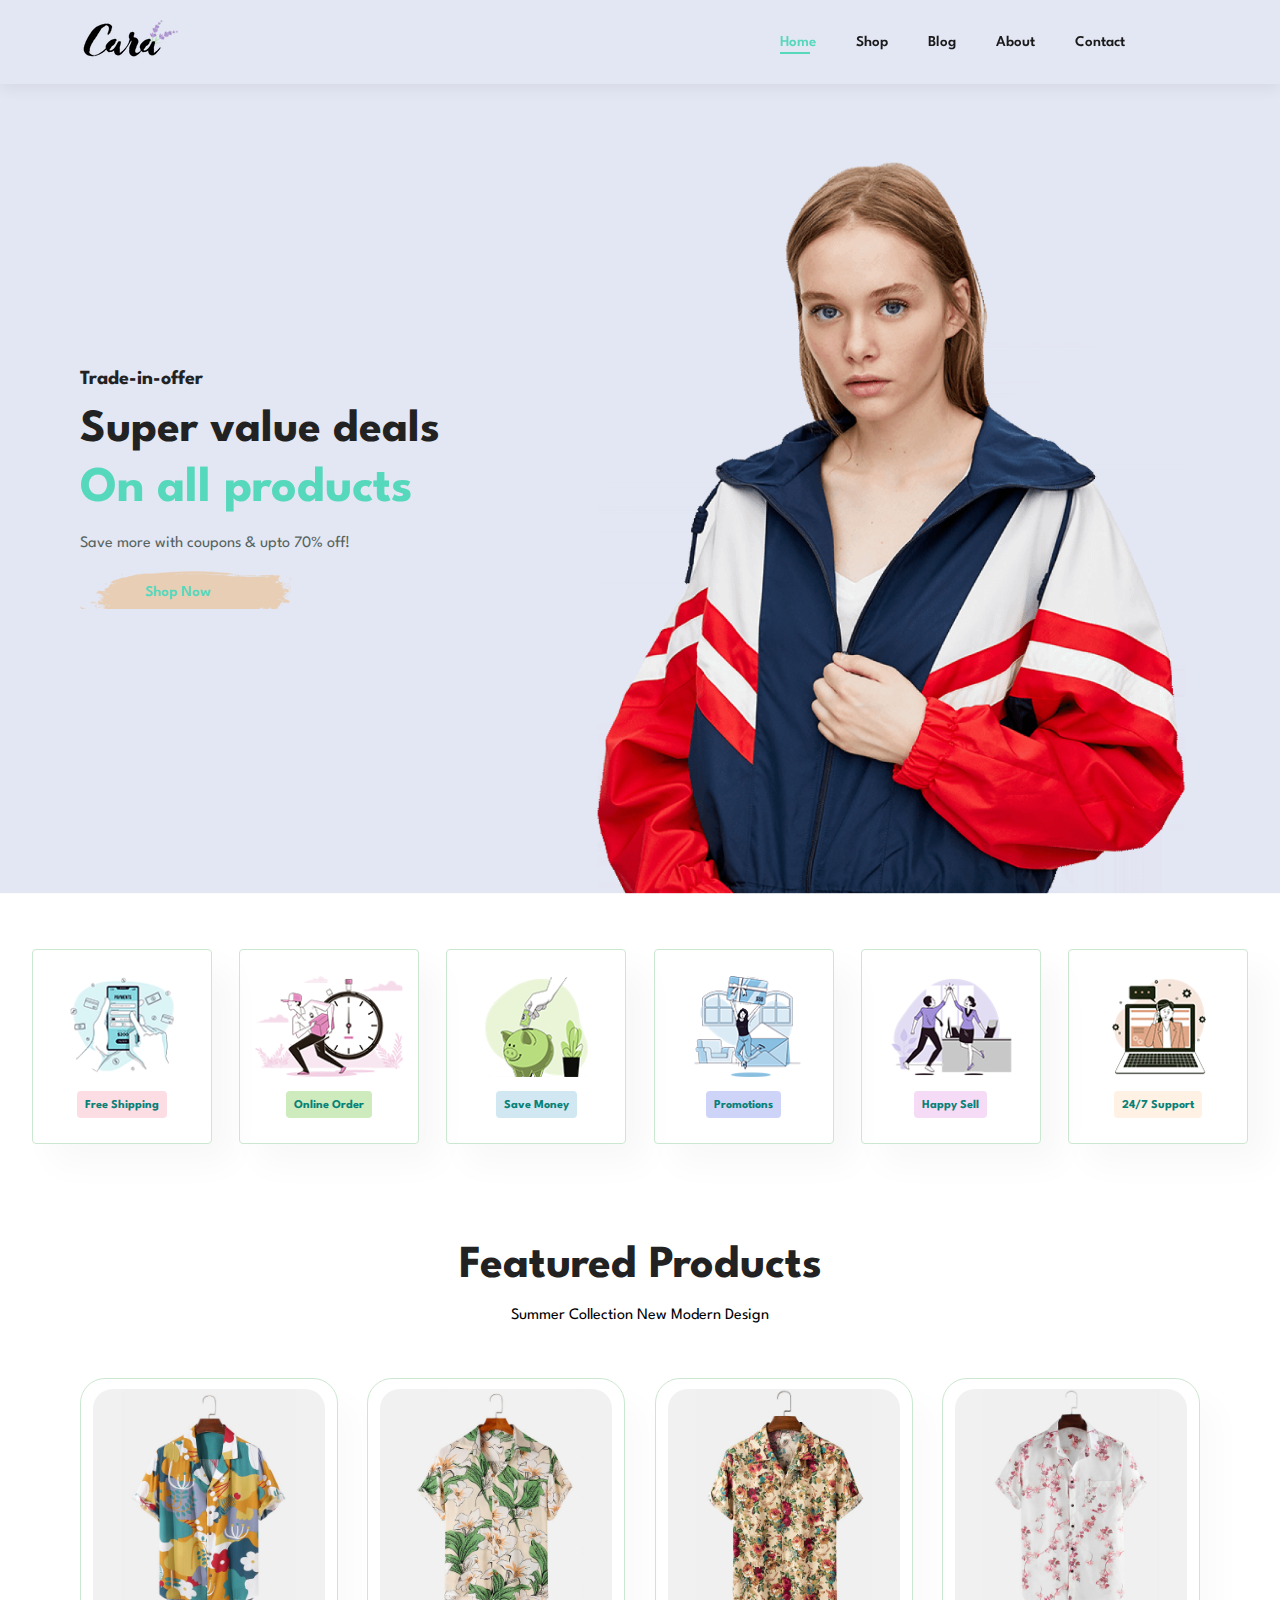
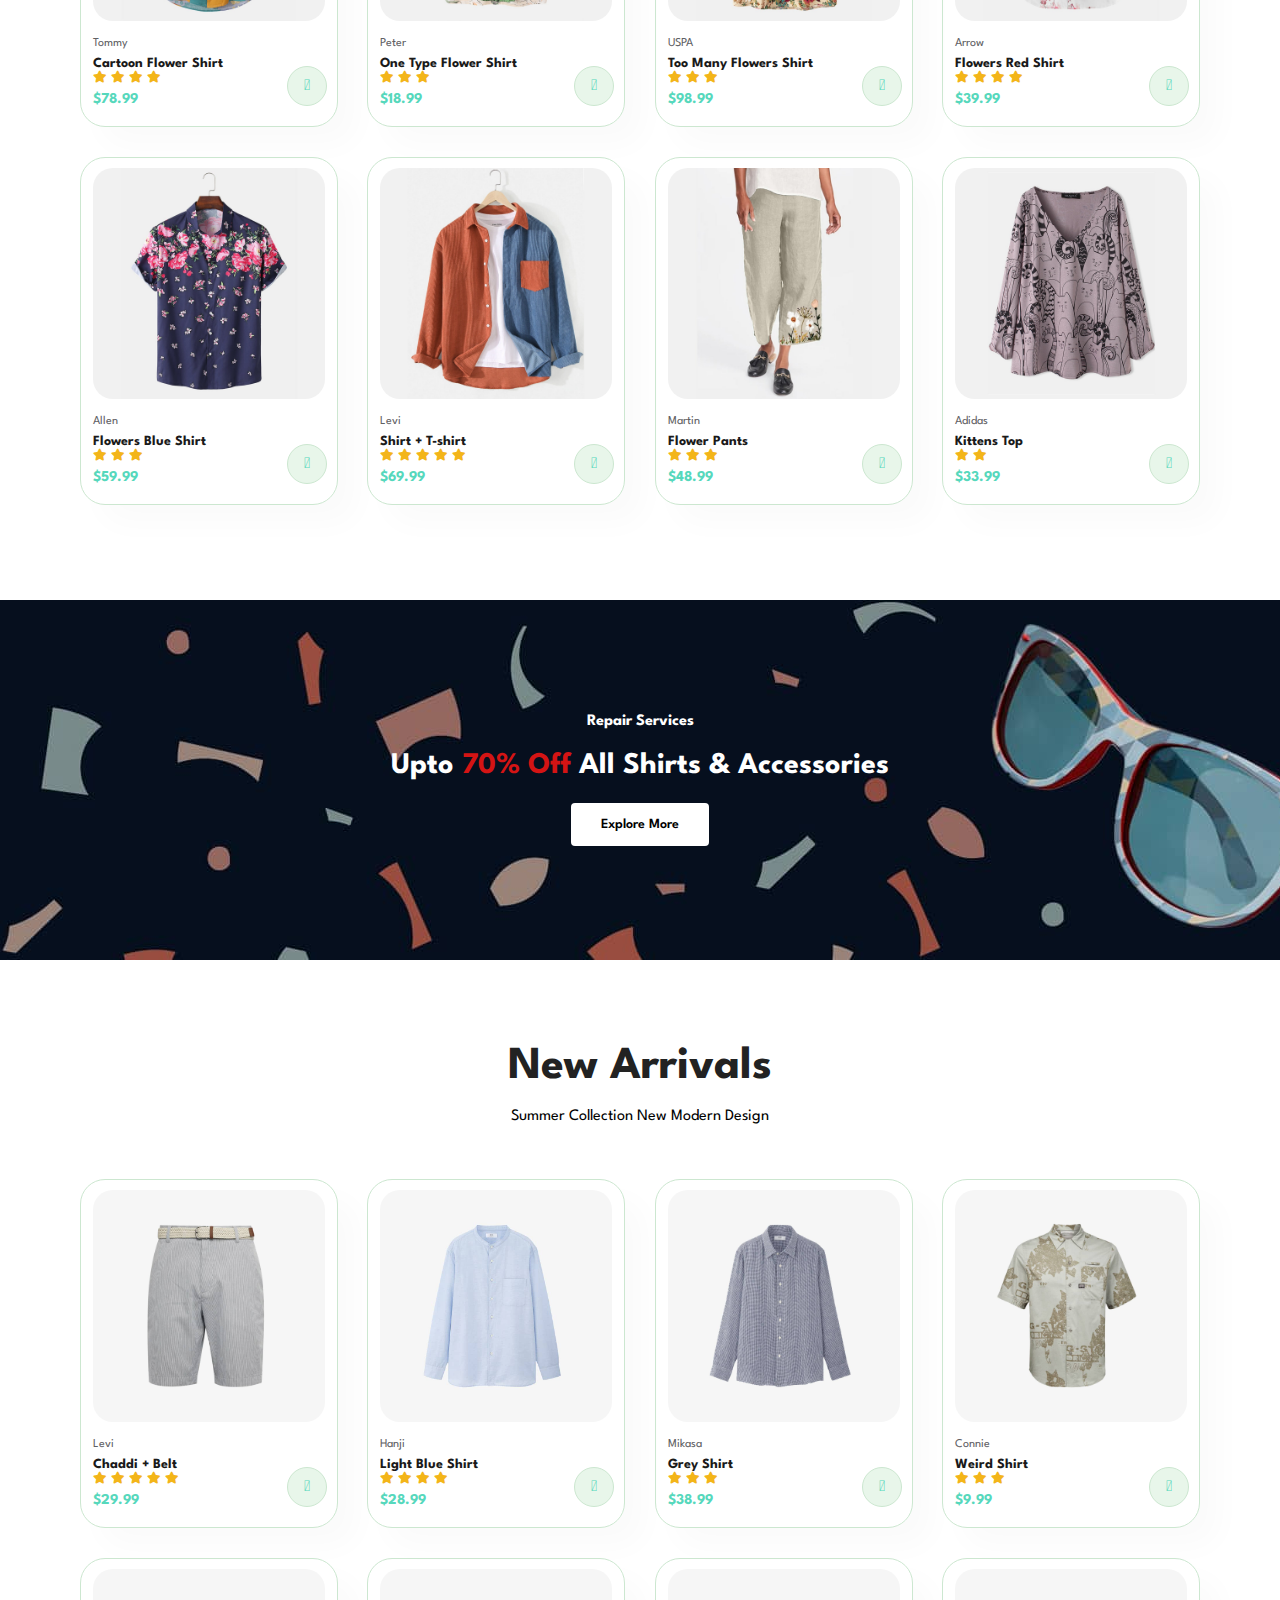
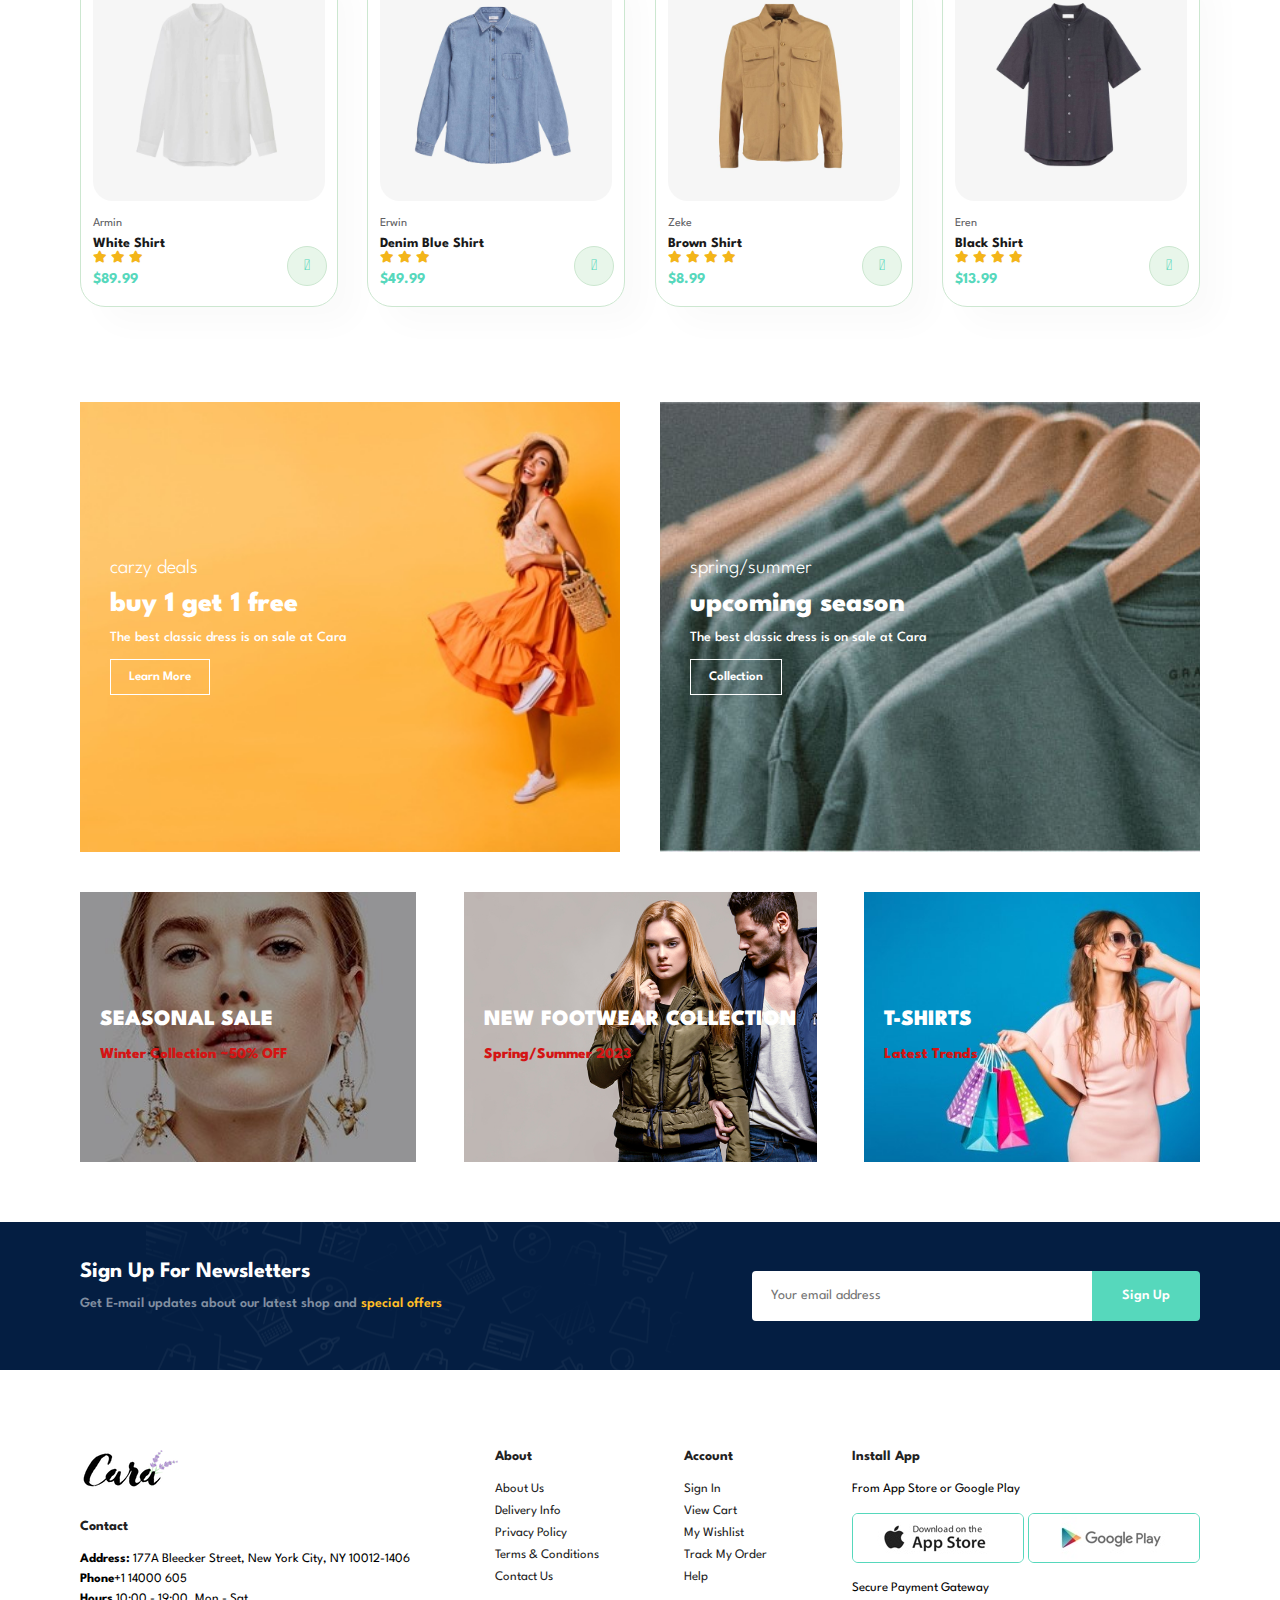
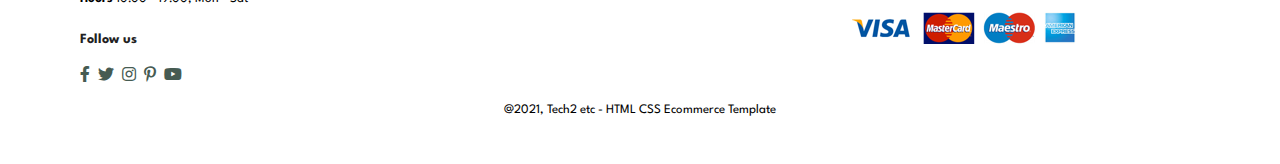
<file: index.html>
<!DOCTYPE html>
<html lang="en">
<head>
    <meta charset="UTF-8">
    <meta http-equiv="X-UA-Compatible" content="IE=edge">
    <meta name="viewport" content="width=device-width, initial-scale=1.0">
    <title>Cara Clothing</title>
    <link rel="stylesheet" href="https://pro.fontawesome.com/releases/v5.10.0/css/all.css" />
    <link rel="stylesheet" href="style.css">
</head>
<body>
    <section id="header">
        <a href="index.html"><img src="img/logo.png" class="logo" alt=""></a>
        <div>
            <ul id="navbar">
                <li><a class="active" href="index.html">Home</a></li>
                <li><a href="shop.html">Shop</a></li>
                <li><a href="blog.html">Blog</a></li>
                <li><a href="about.html">About</a></li>
                <li><a href="contact.html">Contact</a></li>
                <li id="lg-bag"><a href="cart.html"><i class="far fa-shopping-bag"></i></a></li>
                <a href="#" id="close"><i class="far fa-times"></i></a>
            </ul>
        </div>
        <div id="mobile">
            <a href="cart.html"><i class="far fa-shopping-bag"></i></a>
            <i id="menubar" class="fas fa-outdent"></i>
        </div>
    </section>

    <section id="hero">
        <h4>Trade-in-offer</h4>
        <h2>Super value deals</h2>
        <h1>On all products</h1>
        <p>Save more with coupons & upto 70% off! </p>
        <button>Shop Now</button>
    </section>

    <section id="feature" class="section-p1">
        <div class="fe-box">
            <img src="img/features/f1.png" alt="">
            <h6>Free Shipping</h6>
        </div>
        <div class="fe-box">
            <img src="img/features/f2.png" alt="">
            <h6>Online Order</h6>
        </div>
        <div class="fe-box">
            <img src="img/features/f3.png" alt="">
            <h6>Save Money</h6>
        </div>
        <div class="fe-box">
            <img src="img/features/f4.png" alt="">
            <h6>Promotions</h6>
        </div>
        <div class="fe-box">
            <img src="img/features/f5.png" alt="">
            <h6>Happy Sell</h6>
        </div>
        <div class="fe-box">
            <img src="img/features/f6.png" alt="">
            <h6>24/7 Support</h6>
        </div>
    </section>

    <section id="feat-products" class="section-p1">
        <h2>Featured Products</h2>
        <p>Summer Collection New Modern Design</p>
        <div class="pro-container">

            <div class="product">
                <img src="img/products/f1.jpg" alt="">
                <div class="desc">
                    <span>Tommy</span>
                    <h5>Cartoon Flower Shirt</h5>
                    <div class="star">
                        <i class="fas fa-star"></i>
                        <i class="fas fa-star"></i>
                        <i class="fas fa-star"></i>
                        <i class="fas fa-star"></i>
                    </div>
                    <h4>$78.99</h4>
                </div>
                <a href="#"><i class="fal fa-shopping-cart cart"></i></a>
            </div>

            <div class="product">
                <img src="img/products/f2.jpg" alt="">
                <div class="desc">
                    <span>Peter</span>
                    <h5>One Type Flower Shirt</h5>
                    <div class="star">
                        <i class="fas fa-star"></i>
                        <i class="fas fa-star"></i>
                        <i class="fas fa-star"></i>
                    </div>
                    <h4>$18.99</h4>
                </div>
                <a href="#"><i class="fal fa-shopping-cart cart"></i></a>
            </div>

            <div class="product">
                <img src="img/products/f3.jpg" alt="">
                <div class="desc">
                    <span>USPA</span>
                    <h5>Too Many Flowers Shirt</h5>
                    <div class="star">
                        <i class="fas fa-star"></i>
                        <i class="fas fa-star"></i>
                        <i class="fas fa-star"></i>
                    </div>
                    <h4>$98.99</h4>
                </div>
                <a href="#"><i class="fal fa-shopping-cart cart"></i></a>
            </div>

            <div class="product">
                <img src="img/products/f4.jpg" alt="">
                <div class="desc">
                    <span>Arrow</span>
                    <h5>Flowers Red Shirt</h5>
                    <div class="star">
                        <i class="fas fa-star"></i>
                        <i class="fas fa-star"></i>
                        <i class="fas fa-star"></i>
                        <i class="fas fa-star"></i>
                    </div>
                    <h4>$39.99</h4>
                </div>
                <a href="#"><i class="fal fa-shopping-cart cart"></i></a>
            </div>

            <div class="product">
                <img src="img/products/f5.jpg" alt="">
                <div class="desc">
                    <span>Allen</span>
                    <h5>Flowers Blue Shirt</h5>
                    <div class="star">
                        <i class="fas fa-star"></i>
                        <i class="fas fa-star"></i>
                        <i class="fas fa-star"></i>
                    </div>
                    <h4>$59.99</h4>
                </div>
                <a href="#"><i class="fal fa-shopping-cart cart"></i></a>
            </div>

            <div class="product">
                <img src="img/products/f6.jpg" alt="">
                <div class="desc">
                    <span>Levi</span>
                    <h5>Shirt + T-shirt</h5>
                    <div class="star">
                        <i class="fas fa-star"></i>
                        <i class="fas fa-star"></i>
                        <i class="fas fa-star"></i>
                        <i class="fas fa-star"></i>
                        <i class="fas fa-star"></i>
                    </div>
                    <h4>$69.99</h4>
                </div>
                <a href="#"><i class="fal fa-shopping-cart cart"></i></a>
            </div>

            <div class="product">
                <img src="img/products/f7.jpg" alt="">
                <div class="desc">
                    <span>Martin</span>
                    <h5>Flower Pants</h5>
                    <div class="star">
                        <i class="fas fa-star"></i>
                        <i class="fas fa-star"></i>
                        <i class="fas fa-star"></i>
                    </div>
                    <h4>$48.99</h4>
                </div>
                <a href="#"><i class="fal fa-shopping-cart cart"></i></a>
            </div>

            <div class="product">
                <img src="img/products/f8.jpg" alt="">
                <div class="desc">
                    <span>Adidas</span>
                    <h5>Kittens Top</h5>
                    <div class="star">
                        <i class="fas fa-star"></i>
                        <i class="fas fa-star"></i>
                    </div>
                    <h4>$33.99</h4>
                </div>
                <a href="#"><i class="fal fa-shopping-cart cart"></i></a>
            </div>

        </div>
    </section>

    <section id="banner" class="section-m1">
        <h4>Repair Services</h4>
        <h2>Upto <span>70% Off</span> All Shirts & Accessories</h2>
        <button class="normal">Explore More</button>
    </section>

<!-- new arrivals -->
    <section id="feat-products" class="section-p1">
        <h2>New Arrivals</h2>
        <p>Summer Collection New Modern Design</p>
        <div class="pro-container">

            <div class="product">
                <img src="img/products/n6.jpg" alt="">
                <div class="desc">
                    <span>Levi</span>
                    <h5>Chaddi + Belt</h5>
                    <div class="star">
                        <i class="fas fa-star"></i>
                        <i class="fas fa-star"></i>
                        <i class="fas fa-star"></i>
                        <i class="fas fa-star"></i>
                        <i class="fas fa-star"></i>
                    </div>
                    <h4>$29.99</h4>
                </div>
                <a href="#"><i class="fal fa-shopping-cart cart"></i></a>
            </div>

            <div class="product">
                <img src="img/products/n1.jpg" alt="">
                <div class="desc">
                    <span>Hanji</span>
                    <h5>Light Blue Shirt</h5>
                    <div class="star">
                        <i class="fas fa-star"></i>
                        <i class="fas fa-star"></i>
                        <i class="fas fa-star"></i>
                        <i class="fas fa-star"></i>
                    </div>
                    <h4>$28.99</h4>
                </div>
                <a href="#"><i class="fal fa-shopping-cart cart"></i></a>
            </div>

            <div class="product">
                <img src="img/products/n2.jpg" alt="">
                <div class="desc">
                    <span>Mikasa</span>
                    <h5>Grey Shirt</h5>
                    <div class="star">
                        <i class="fas fa-star"></i>
                        <i class="fas fa-star"></i>
                        <i class="fas fa-star"></i>
                    </div>
                    <h4>$38.99</h4>
                </div>
                <a href="#"><i class="fal fa-shopping-cart cart"></i></a>
            </div>

            <div class="product">
                <img src="img/products/n4.jpg" alt="">
                <div class="desc">
                    <span>Connie</span>
                    <h5>Weird Shirt</h5>
                    <div class="star">
                        <i class="fas fa-star"></i>
                        <i class="fas fa-star"></i>
                        <i class="fas fa-star"></i>
                    </div>
                    <h4>$9.99</h4>
                </div>
                <a href="#"><i class="fal fa-shopping-cart cart"></i></a>
            </div>

            <div class="product">
                <img src="img/products/n3.jpg" alt="">
                <div class="desc">
                    <span>Armin</span>
                    <h5>White Shirt</h5>
                    <div class="star">
                        <i class="fas fa-star"></i>
                        <i class="fas fa-star"></i>
                        <i class="fas fa-star"></i>
                    </div>
                    <h4>$89.99</h4>
                </div>
                <a href="#"><i class="fal fa-shopping-cart cart"></i></a>
            </div>

            <div class="product">
                <img src="img/products/n5.jpg" alt="">
                <div class="desc">
                    <span>Erwin</span>
                    <h5>Denim Blue Shirt</h5>
                    <div class="star">
                        <i class="fas fa-star"></i>
                        <i class="fas fa-star"></i>
                        <i class="fas fa-star"></i>
                    </div>
                    <h4>$49.99</h4>
                </div>
                <a href="#"><i class="fal fa-shopping-cart cart"></i></a>
            </div>

            <div class="product">
                <img src="img/products/n7.jpg" alt="">
                <div class="desc">
                    <span>Zeke</span>
                    <h5>Brown Shirt</h5>
                    <div class="star">
                        <i class="fas fa-star"></i>
                        <i class="fas fa-star"></i>
                        <i class="fas fa-star"></i>
                        <i class="fas fa-star"></i>
                    </div>
                    <h4>$8.99</h4>
                </div>
                <a href="#"><i class="fal fa-shopping-cart cart"></i></a>
            </div>

            <div class="product">
                <img src="img/products/n8.jpg" alt="">
                <div class="desc">
                    <span>Eren</span>
                    <h5>Black Shirt</h5>
                    <div class="star">
                        <i class="fas fa-star"></i>
                        <i class="fas fa-star"></i>
                        <i class="fas fa-star"></i>
                        <i class="fas fa-star"></i>
                    </div>
                    <h4>$13.99</h4>
                </div>
                <a href="#"><i class="fal fa-shopping-cart cart"></i></a>
            </div>

        </div>
    </section>

    <section id="off-banners" class="section-p1">
        
        <div class="banner-deals">
            <h4>carzy deals</h4>
            <h2>buy 1 get 1 free</h2>
            <span>The best classic dress is on sale at Cara</span>
            <button class="white">Learn More</button>
        </div>

        <div class="banner-deals banner-seasonals">
            <h4>spring/summer</h4>
            <h2>upcoming season</h2>
            <span>The best classic dress is on sale at Cara</span>
            <button class="white">Collection</button>
        </div>
    </section>

    <section id="off-banners2">
        <div class="banner-deals">
            <h2>SEASONAL SALE</h2>
            <h3>Winter Collection ~50% OFF</h3>
        </div>

        <div class="banner-deals banner-footwear">
            <h2>NEW FOOTWEAR COLLECTION</h2>
            <h3>Spring/Summer 2023</h3>
        </div>

        <div class="banner-deals banner-tshirts">
            <h2>T-SHIRTS</h2>
            <h3>Latest Trends</h3>
        </div>
    </section>  

    <section id="newsletter" class="section-p1 section-m1">
        <div class="newstext">
            <h4>Sign Up For Newsletters</h4>
            <p>Get E-mail updates about our latest shop and <span>special offers</span></p>
        </div>
        <div class="form">
            <input type="text" placeholder="Your email address">
            <button class="normal">Sign Up</button>
        </div>
    </section>

    <footer class="section-p1">
        <div class="col">
            <img class="logo" src="img/logo.png" alt="">
            <h4>Contact</h4>
            <p><strong>Address: </strong>177A Bleecker Street, New York City, NY 10012-1406</p>
            <p><strong>Phone</strong>+1 14000 605</p>
            <p><strong>Hours</strong> 10:00 - 19:00, Mon - Sat</p>
            <div class="follow">
                <h4>Follow us</h4>
                <div class="icon">
                    <i class="fab fa-facebook-f"></i>
                    <i class="fab fa-twitter"></i>
                    <i class="fab fa-instagram"></i>
                    <i class="fab fa-pinterest-p"></i>
                    <i class="fab fa-youtube"></i>
                </div>
            </div>
        </div>

        <div class="col">
            <h4>About</h4>
            <a href="#">About Us</a>
            <a href="#">Delivery Info</a>
            <a href="#">Privacy Policy</a>
            <a href="#">Terms & Conditions</a>
            <a href="#">Contact Us</a>
        </div>

        <div class="col">
            <h4>Account</h4>
            <a href="#">Sign In</a>
            <a href="#">View Cart</a>
            <a href="#">My Wishlist</a>
            <a href="#">Track My Order</a>
            <a href="#">Help</a>
        </div>

        <div class="col install">
            <h4>Install App</h4>
            <p>From App Store or Google Play</p>
            <div class="row">
                <img src="img/pay/app.jpg" alt="">
                <img src="img/pay/play.jpg" alt="">
            </div>
            <p>Secure Payment Gateway</p>
            <img src="img/pay/pay.png" alt="">
        </div>

        <div class="copyright">
            <p>@2021, Tech2 etc - HTML CSS Ecommerce Template</p>
        </div>
    </footer>
    <script src="script.js"></script>
</body>
</html>
</file>
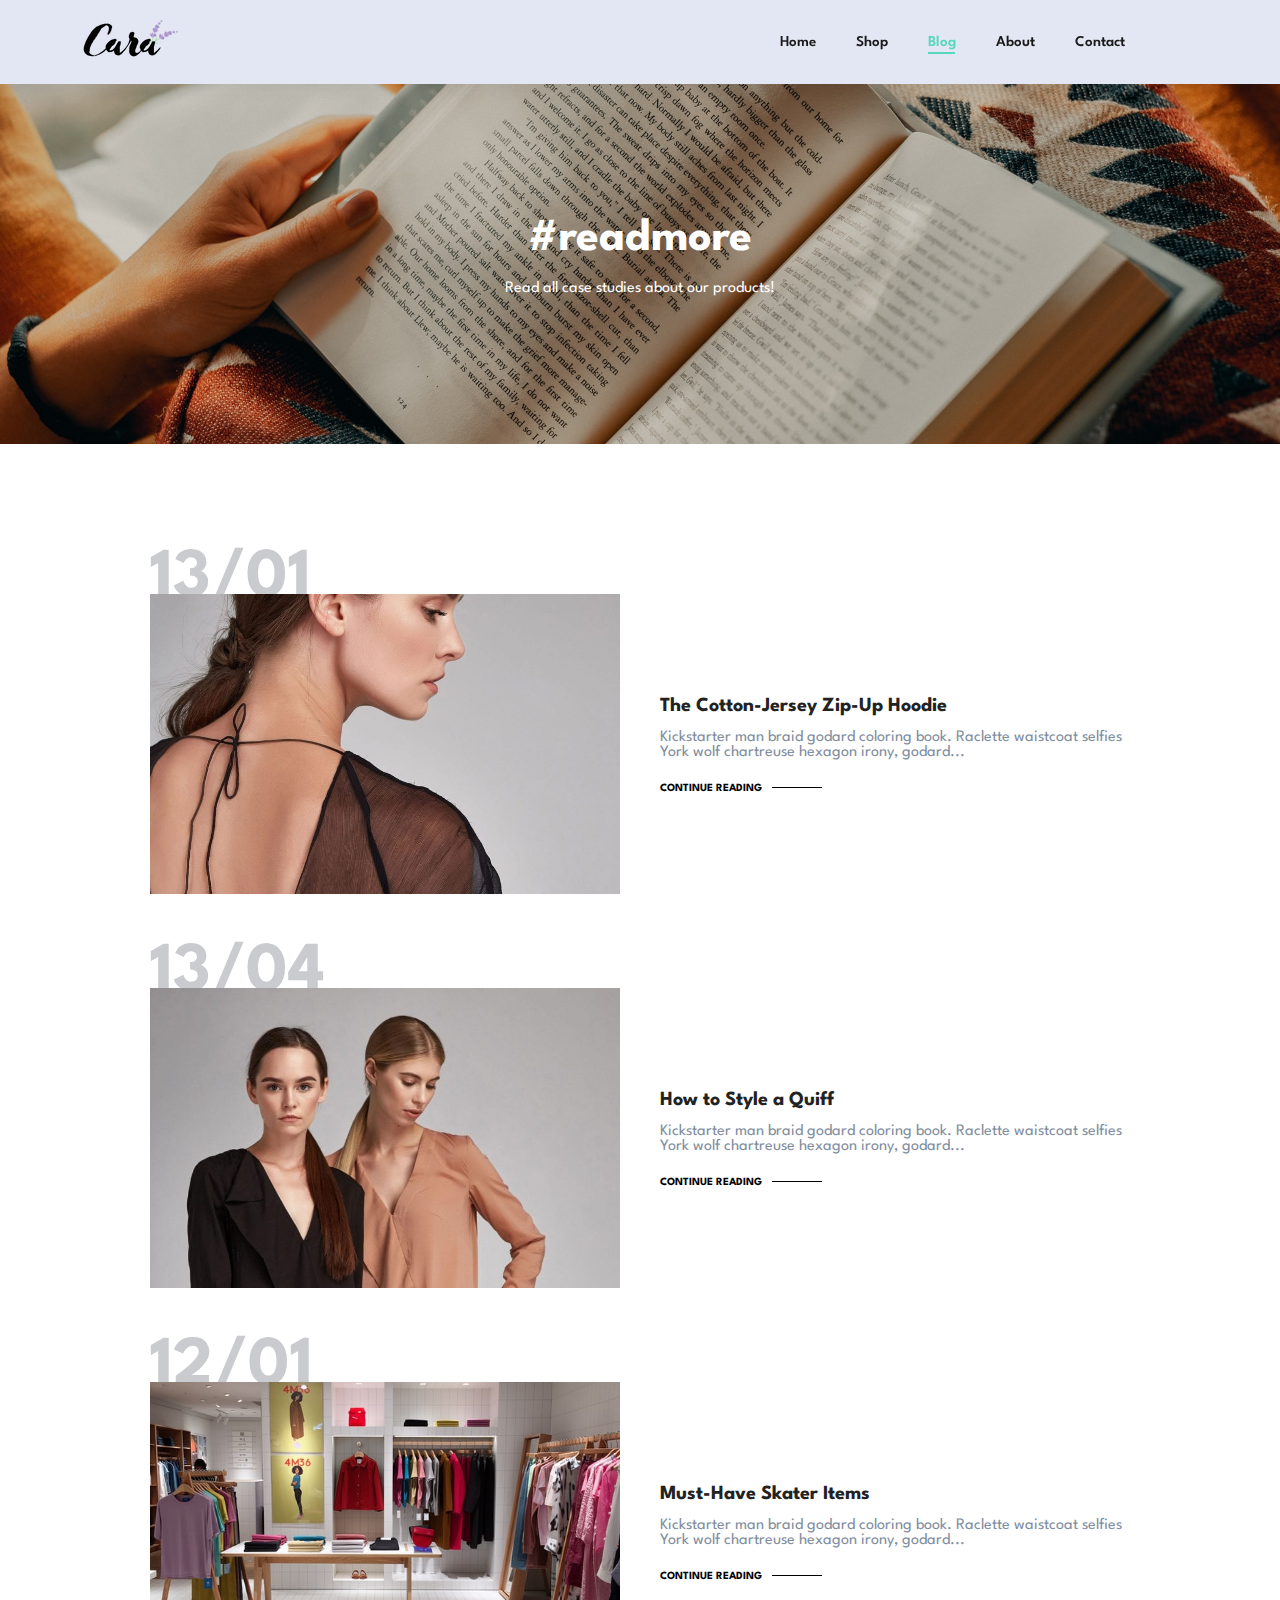
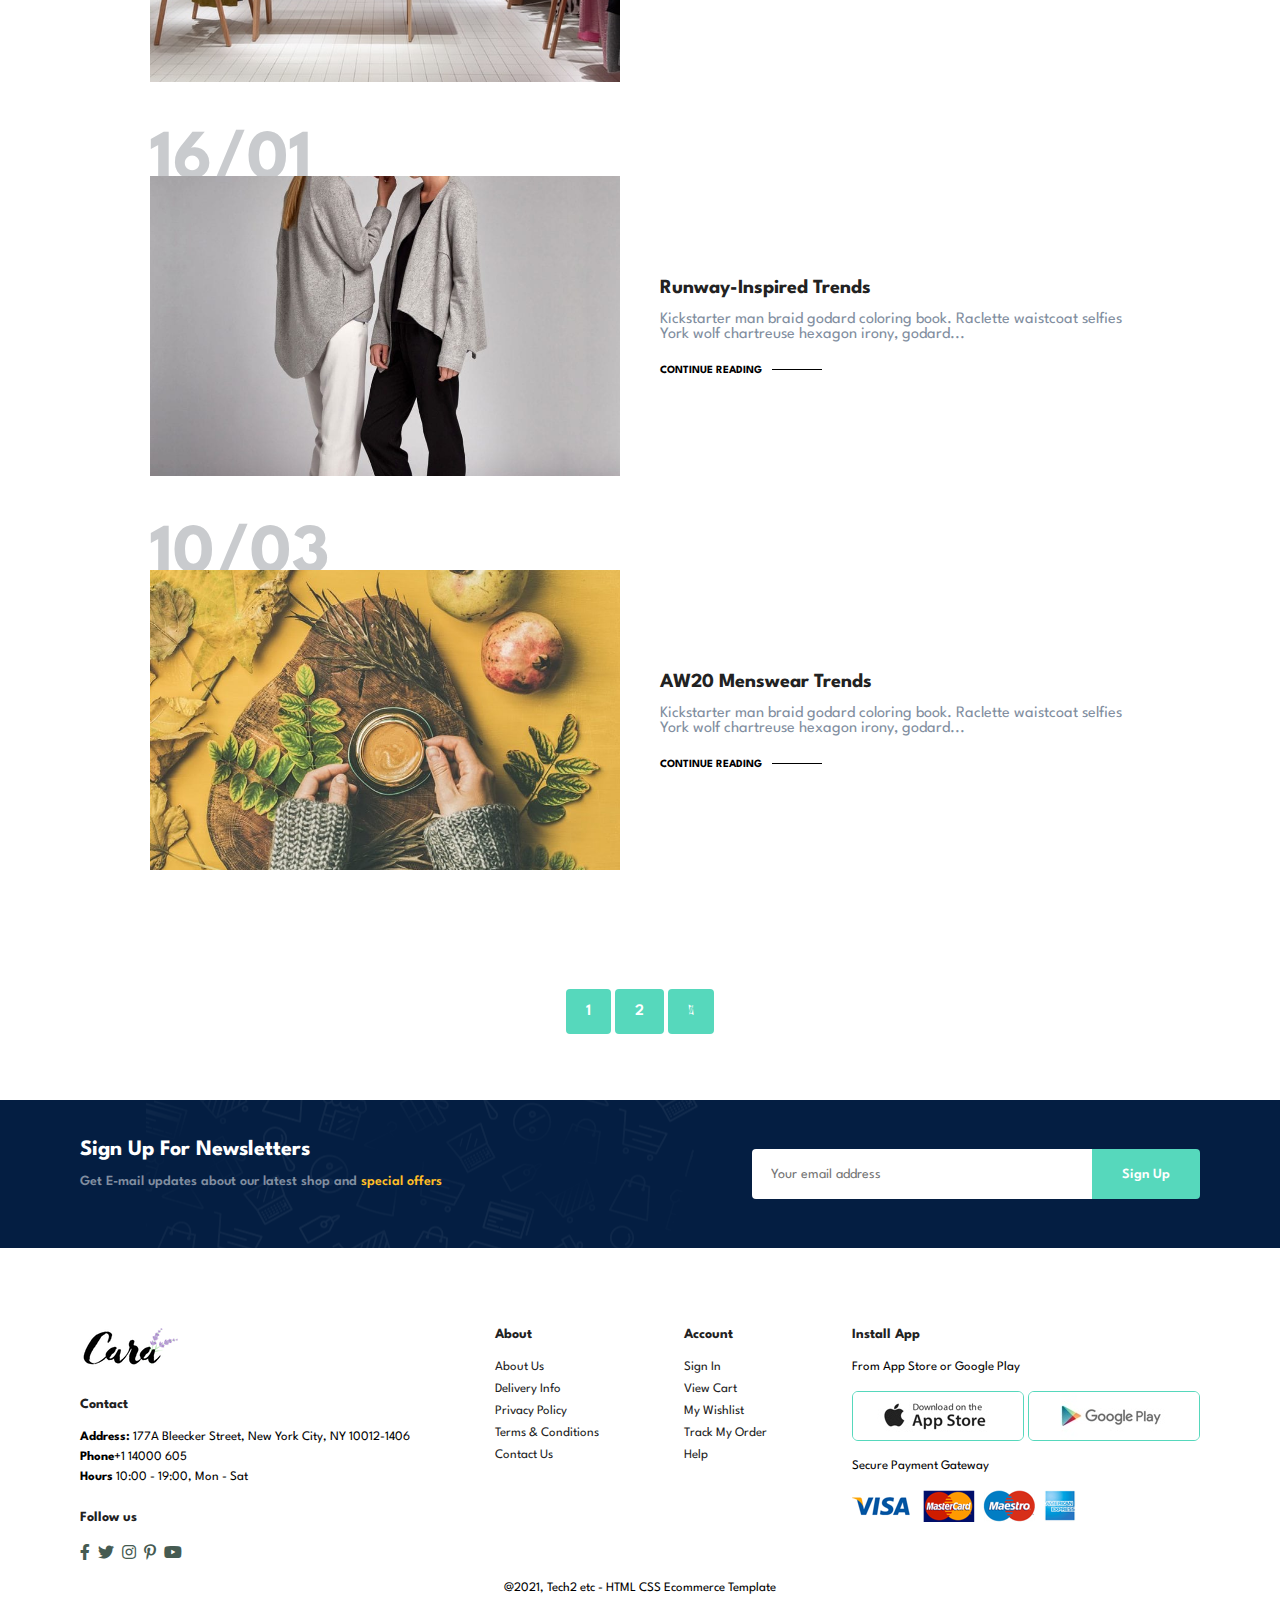
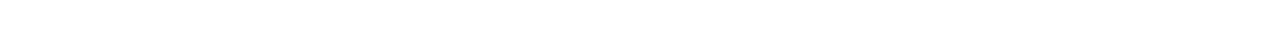
<file: blog.html>
<!DOCTYPE html>
<html lang="en">
<head>
    <meta charset="UTF-8">
    <meta http-equiv="X-UA-Compatible" content="IE=edge">
    <meta name="viewport" content="width=device-width, initial-scale=1.0">
    <title>Cara Clothing</title>
    <link rel="stylesheet" href="https://pro.fontawesome.com/releases/v5.10.0/css/all.css" />
    <link rel="stylesheet" href="style.css">
</head>
<body>
    <section id="header">
        <a href="index.html"><img src="img/logo.png" class="logo" alt=""></a>
        <div>
            <ul id="navbar">
                <li><a href="index.html">Home</a></li>
                <li><a href="shop.html">Shop</a></li>
                <li><a class="active" href="blog.html">Blog</a></li>
                <li><a href="about.html">About</a></li>
                <li><a href="contact.html">Contact</a></li>
                <li id="lg-bag"><a href="cart.html"><i class="far fa-shopping-bag"></i></a></li>
                <a href="#" id="close"><i class="far fa-times"></i></a>
            </ul>
        </div>
        <div id="mobile">
            <a href="cart.html"><i class="far fa-shopping-bag"></i></a>
            <i id="menubar" class="fas fa-outdent"></i>
        </div>
    </section>

    <section id="shop-header" class="blog-header">
        <h2>#readmore</h2>
        <p>Read all case studies about our products! </p>
    </section>

    <section id="blog">
        <div class="blog-box">
            <div class="blog-img">
                <img src="img/blog/b1.jpg" alt="">
            </div>
            <div class="blog-details">
                <h4>The Cotton-Jersey Zip-Up Hoodie</h4>
                <p>Kickstarter man braid godard coloring book. Raclette waistcoat selfies 
                    York wolf chartreuse hexagon irony, godard...</p>
                <a href="#">CONTINUE READING</a>
            </div>
            <h1>13/01</h1>
        </div>

        <div class="blog-box">
            <div class="blog-img">
                <img src="img/blog/b2.jpg" alt="">
            </div>
            <div class="blog-details">
                <h4>How to Style a Quiff</h4>
                <p>Kickstarter man braid godard coloring book. Raclette waistcoat selfies 
                    York wolf chartreuse hexagon irony, godard...</p>
                <a href="#">CONTINUE READING</a>
            </div>
            <h1>13/04</h1>
        </div>

        <div class="blog-box">
            <div class="blog-img">
                <img src="img/blog/b3.jpg" alt="">
            </div>
            <div class="blog-details">
                <h4>Must-Have Skater Items</h4>
                <p>Kickstarter man braid godard coloring book. Raclette waistcoat selfies 
                    York wolf chartreuse hexagon irony, godard...</p>
                <a href="#">CONTINUE READING</a>
            </div>
            <h1>12/01</h1>
        </div>

        <div class="blog-box">
            <div class="blog-img">
                <img src="img/blog/b4.jpg" alt="">
            </div>
            <div class="blog-details">
                <h4>Runway-Inspired Trends</h4>
                <p>Kickstarter man braid godard coloring book. Raclette waistcoat selfies 
                    York wolf chartreuse hexagon irony, godard...</p>
                <a href="#">CONTINUE READING</a>
            </div>
            <h1>16/01</h1>
        </div>

        <div class="blog-box">
            <div class="blog-img">
                <img src="img/blog/b6.jpg" alt="">
            </div>
            <div class="blog-details">
                <h4>AW20 Menswear Trends</h4>
                <p>Kickstarter man braid godard coloring book. Raclette waistcoat selfies 
                    York wolf chartreuse hexagon irony, godard...</p>
                <a href="#">CONTINUE READING</a>
            </div>
            <h1>10/03</h1>
        </div>
    </section>

    <section id="pagination" class="section-p1">
        <a href="#">1</a>
        <a href="#">2</a>
        <a href="#"><i class="fal fa-long-arrow-alt-right"></i></a>
    </section>

    <section id="newsletter" class="section-p1 section-m1">
        <div class="newstext">
            <h4>Sign Up For Newsletters</h4>
            <p>Get E-mail updates about our latest shop and <span>special offers</span></p>
        </div>
        <div class="form">
            <input type="text" placeholder="Your email address">
            <button class="normal">Sign Up</button>
        </div>
    </section>

    <footer class="section-p1">
        <div class="col">
            <img class="logo" src="img/logo.png" alt="">
            <h4>Contact</h4>
            <p><strong>Address: </strong>177A Bleecker Street, New York City, NY 10012-1406</p>
            <p><strong>Phone</strong>+1 14000 605</p>
            <p><strong>Hours</strong> 10:00 - 19:00, Mon - Sat</p>
            <div class="follow">
                <h4>Follow us</h4>
                <div class="icon">
                    <i class="fab fa-facebook-f"></i>
                    <i class="fab fa-twitter"></i>
                    <i class="fab fa-instagram"></i>
                    <i class="fab fa-pinterest-p"></i>
                    <i class="fab fa-youtube"></i>
                </div>
            </div>
        </div>

        <div class="col">
            <h4>About</h4>
            <a href="#">About Us</a>
            <a href="#">Delivery Info</a>
            <a href="#">Privacy Policy</a>
            <a href="#">Terms & Conditions</a>
            <a href="#">Contact Us</a>
        </div>

        <div class="col">
            <h4>Account</h4>
            <a href="#">Sign In</a>
            <a href="#">View Cart</a>
            <a href="#">My Wishlist</a>
            <a href="#">Track My Order</a>
            <a href="#">Help</a>
        </div>

        <div class="col install">
            <h4>Install App</h4>
            <p>From App Store or Google Play</p>
            <div class="row">
                <img src="img/pay/app.jpg" alt="">
                <img src="img/pay/play.jpg" alt="">
            </div>
            <p>Secure Payment Gateway</p>
            <img src="img/pay/pay.png" alt="">
        </div>

        <div class="copyright">
            <p>@2021, Tech2 etc - HTML CSS Ecommerce Template</p>
        </div>
    </footer>
    <script src="script.js"></script>
</body>
</html>
</file>
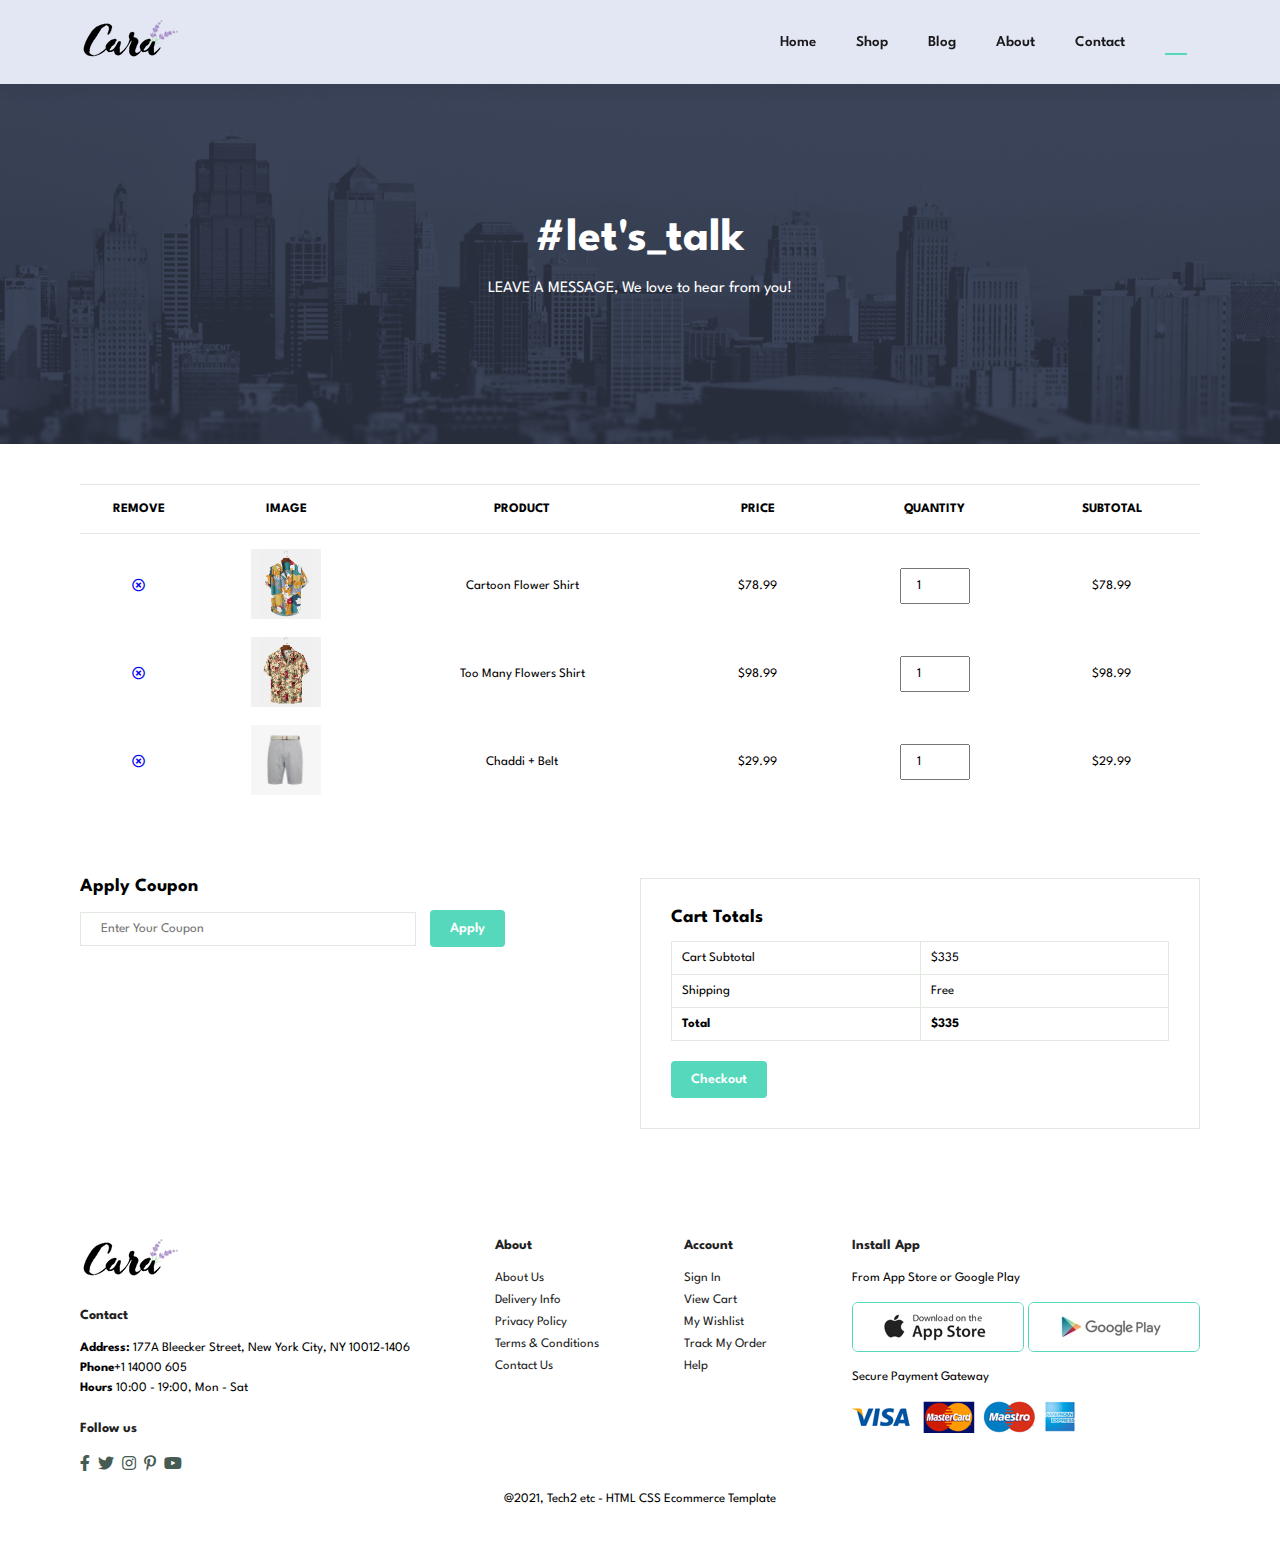
<file: cart.html>
<!DOCTYPE html>
<html lang="en">
<head>
    <meta charset="UTF-8">
    <meta http-equiv="X-UA-Compatible" content="IE=edge">
    <meta name="viewport" content="width=device-width, initial-scale=1.0">
    <title>Cara Clothing</title>
    <link rel="stylesheet" href="https://pro.fontawesome.com/releases/v5.10.0/css/all.css" />
    <link rel="stylesheet" href="style.css">
</head>
<body>
    <section id="header">
        <a href="index.html"><img src="img/logo.png" class="logo" alt=""></a>
        <div>
            <ul id="navbar">
                <li><a href="index.html">Home</a></li>
                <li><a href="shop.html">Shop</a></li>
                <li><a href="blog.html">Blog</a></li>
                <li><a href="about.html">About</a></li>
                <li><a href="contact.html">Contact</a></li>
                <li id="lg-bag"><a class="active" href="cart.html"><i class="far fa-shopping-bag"></i></a></li>
                <a href="#" id="close"><i class="far fa-times"></i></a>
            </ul>
        </div>
        <div id="mobile">
            <a href="cart.html"><i class="far fa-shopping-bag"></i></a>
            <i id="menubar" class="fas fa-outdent"></i>
        </div>
    </section>

    <section id="shop-header" class="about-header">
        <h2>#let's_talk</h2>
        <p>LEAVE A MESSAGE, We love to hear from you!</p>
    </section>

    <section id="cart" class="section-p1">
        <table width="100%">
            <thead>
                <tr>
                    <td>Remove</td>
                    <td>Image</td>
                    <td>Product</td>
                    <td>Price</td>
                    <td>Quantity</td>
                    <td>Subtotal</td>
                </tr>
            </thead>
            <tbody>
                <tr>
                    <td><a href="#"><i class="far fa-times-circle"></i></a></td>
                    <td><img src="img/products/f1.jpg" alt=""></td>
                    <td>Cartoon Flower Shirt</td>
                    <td>$78.99</td>
                    <td><input type="number" value="1"></td>
                    <td>$78.99</td>
                </tr>

                <tr>
                    <td><a href="#"><i class="far fa-times-circle"></i></a></td>
                    <td><img src="img/products/f3.jpg" alt=""></td>
                    <td>Too Many Flowers Shirt</td>
                    <td>$98.99</td>
                    <td><input type="number" value="1"></td>
                    <td>$98.99</td>
                </tr>

                <tr>
                    <td><a href="#"><i class="far fa-times-circle"></i></a></td>
                    <td><img src="img/products/n6.jpg" alt=""></td>
                    <td>Chaddi + Belt</td>
                    <td>$29.99</td>
                    <td><input type="number" value="1"></td>
                    <td>$29.99</td>
                </tr>
            </tbody>
        </table>
    </section>

    <section id="cart-add" class="section-p1">
        <div id="coupon">
            <h3>Apply Coupon</h3>
            <div>
                <input type="text" placeholder="Enter Your Coupon">
                <button class="normal">Apply</button>
            </div>
        </div>

        <div id="subtotal">
            <h3>Cart Totals</h3>
            <table>
                <tr>
                    <td>Cart Subtotal</td>
                    <td>$335</td>
                </tr>
                <tr>
                    <td>Shipping</td>
                    <td>Free</td>
                </tr>
                <tr>
                    <td><strong>Total</strong></td>
                    <td><strong>$335</strong></td>
                </tr>
            </table>
            <button class="normal">Checkout</button>
        </div>
    </section>

    <footer class="section-p1">
        <div class="col">
            <img class="logo" src="img/logo.png" alt="">
            <h4>Contact</h4>
            <p><strong>Address: </strong>177A Bleecker Street, New York City, NY 10012-1406</p>
            <p><strong>Phone</strong>+1 14000 605</p>
            <p><strong>Hours</strong> 10:00 - 19:00, Mon - Sat</p>
            <div class="follow">
                <h4>Follow us</h4>
                <div class="icon">
                    <i class="fab fa-facebook-f"></i>
                    <i class="fab fa-twitter"></i>
                    <i class="fab fa-instagram"></i>
                    <i class="fab fa-pinterest-p"></i>
                    <i class="fab fa-youtube"></i>
                </div>
            </div>
        </div>

        <div class="col">
            <h4>About</h4>
            <a href="#">About Us</a>
            <a href="#">Delivery Info</a>
            <a href="#">Privacy Policy</a>
            <a href="#">Terms & Conditions</a>
            <a href="#">Contact Us</a>
        </div>

        <div class="col">
            <h4>Account</h4>
            <a href="#">Sign In</a>
            <a href="#">View Cart</a>
            <a href="#">My Wishlist</a>
            <a href="#">Track My Order</a>
            <a href="#">Help</a>
        </div>

        <div class="col install">
            <h4>Install App</h4>
            <p>From App Store or Google Play</p>
            <div class="row">
                <img src="img/pay/app.jpg" alt="">
                <img src="img/pay/play.jpg" alt="">
            </div>
            <p>Secure Payment Gateway</p>
            <img src="img/pay/pay.png" alt="">
        </div>

        <div class="copyright">
            <p>@2021, Tech2 etc - HTML CSS Ecommerce Template</p>
        </div>
    </footer>
    <script src="script.js"></script>
</body>
</html>
</file>
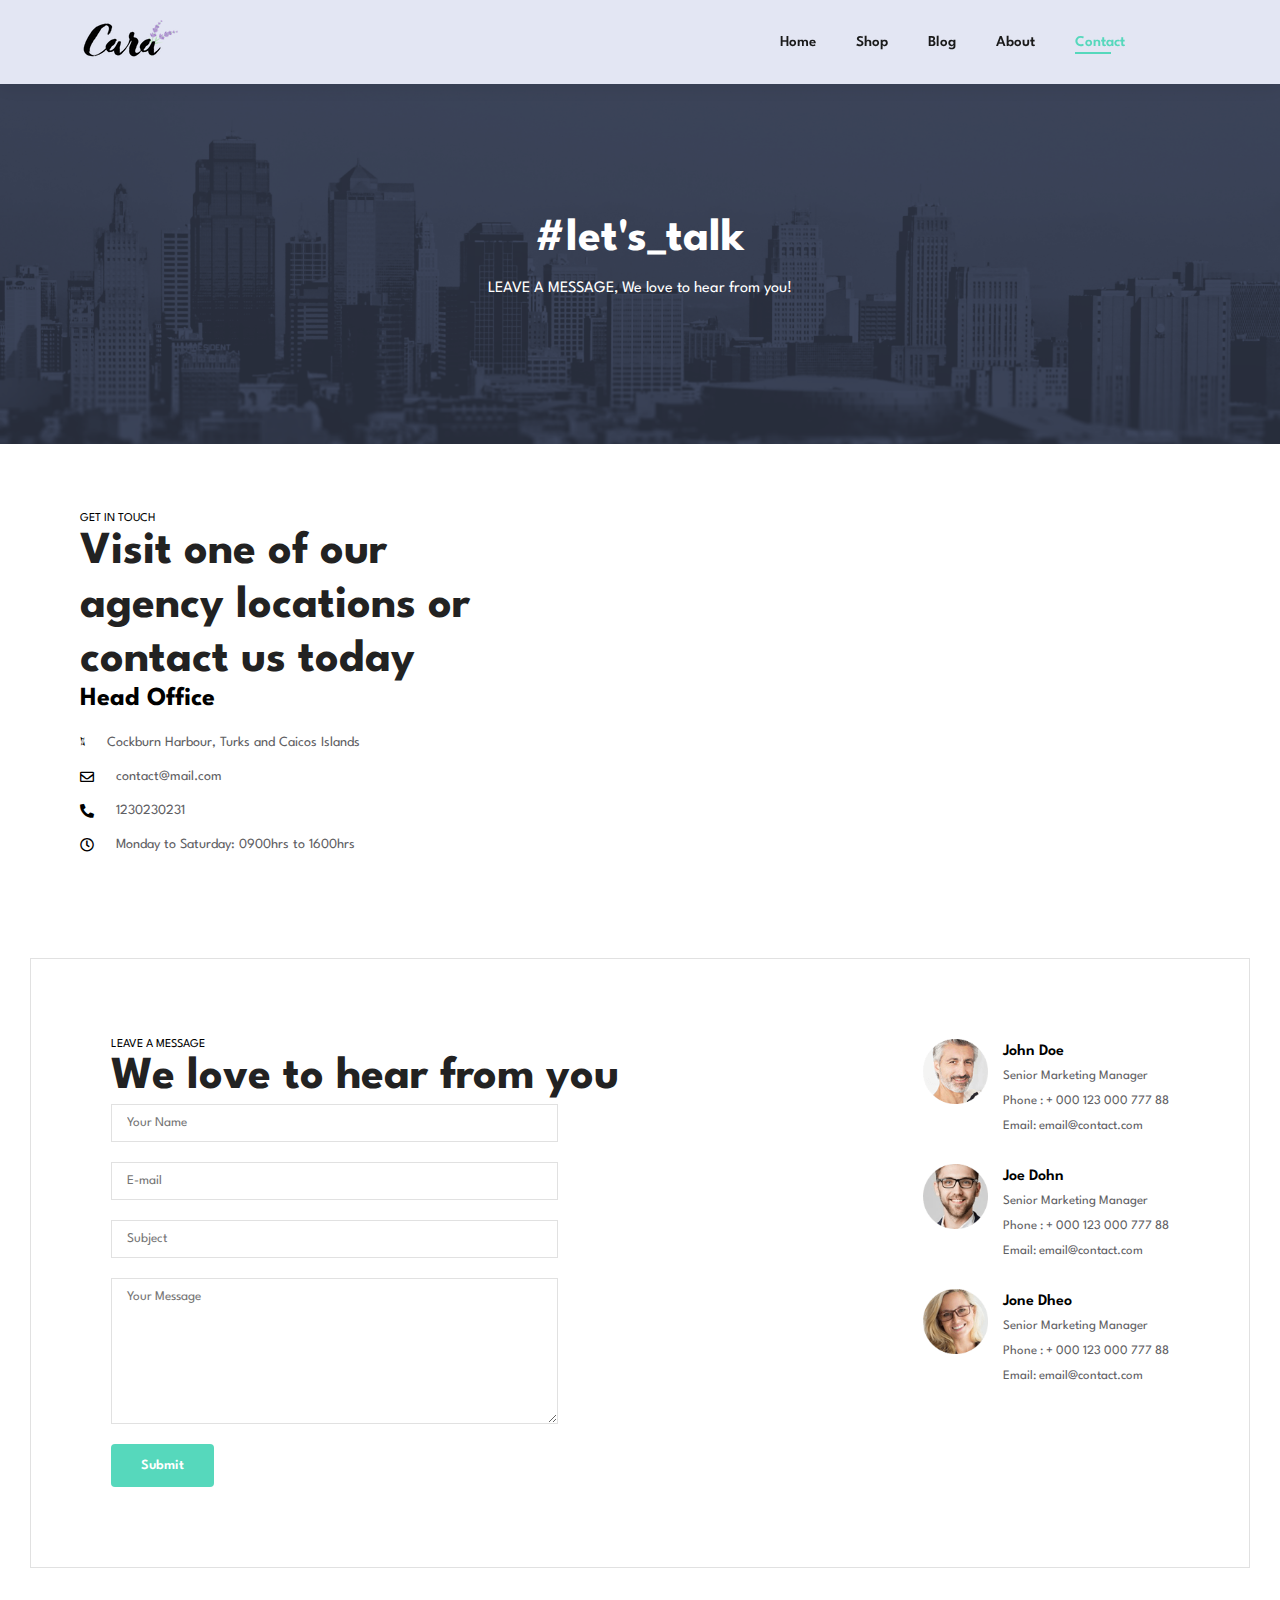
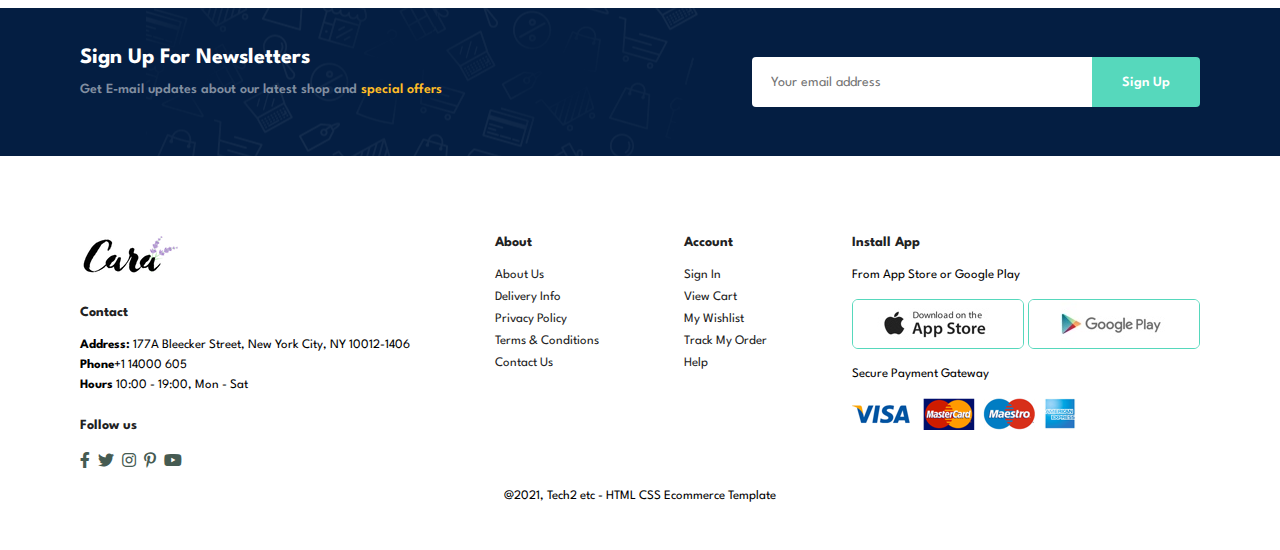
<file: contact.html>
<!DOCTYPE html>
<html lang="en">
<head>
    <meta charset="UTF-8">
    <meta http-equiv="X-UA-Compatible" content="IE=edge">
    <meta name="viewport" content="width=device-width, initial-scale=1.0">
    <title>Cara Clothing</title>
    <link rel="stylesheet" href="https://pro.fontawesome.com/releases/v5.10.0/css/all.css" />
    <link rel="stylesheet" href="style.css">
</head>
<body>
    <section id="header">
        <a href="index.html"><img src="img/logo.png" class="logo" alt=""></a>
        <div>
            <ul id="navbar">
                <li><a href="index.html">Home</a></li>
                <li><a href="shop.html">Shop</a></li>
                <li><a href="blog.html">Blog</a></li>
                <li><a href="about.html">About</a></li>
                <li><a class="active" href="contact.html">Contact</a></li>
                <li id="lg-bag"><a href="cart.html"><i class="far fa-shopping-bag"></i></a></li>
                <a href="#" id="close"><i class="far fa-times"></i></a>
            </ul>
        </div>
        <div id="mobile">
            <a href="cart.html"><i class="far fa-shopping-bag"></i></a>
            <i id="menubar" class="fas fa-outdent"></i>
        </div>
    </section>

    <section id="shop-header" class="about-header">
        <h2>#let's_talk</h2>
        <p>LEAVE A MESSAGE, We love to hear from you!</p>
    </section>

    <section id="contact-details" class="section-p1">
        <div class="details">
            <span>GET IN TOUCH</span>
            <h2>Visit one of our agency locations or contact us today</h2>
            <h3>Head Office</h3>
            <div>
                <li>
                    <i class="fal fa-map"></i>
                    <p>Cockburn Harbour, Turks and Caicos Islands</p>
                </li>
                <li>
                    <i class="far fa-envelope"></i>
                    <p>contact@mail.com</p>
                </li>
                <li>
                    <i class="fas fa-phone-alt"></i>
                    <p>1230230231</p>
                </li>
                <li>
                    <i class="far fa-clock"></i>
                    <p>Monday to Saturday: 0900hrs to 1600hrs</p>
                </li>
            </div>
        </div>

        <div class="map">
            <iframe src="https://www.google.com/maps/embed?pb=!1m18!1m12!1m3!1d12683.33084941903!2d-71.54329065971511!3d21.50010008431312!2m3!1f0!2f0!3f0!3m2!1i1024!2i768!4f13.1!3m3!1m2!1s0x8eb335b3699351bb%3A0x96231b765bea638a!2sCockburn%20Harbour%20TKCA%201ZZ%2C%20Turks%20and%20Caicos%20Islands!5e1!3m2!1sen!2sin!4v1704285853178!5m2!1sen!2sin" 
            width="600" height="450" style="border:0;" allowfullscreen="" loading="lazy" referrerpolicy="no-referrer-when-downgrade"></iframe>
        </div>
    </section>

    <section id="form-details">
        <form action="">
            <span>LEAVE A MESSAGE</span>
            <h2>We love to hear from you</h2>
            <input type="text" placeholder="Your Name">
            <input type="text" placeholder="E-mail">
            <input type="text" placeholder="Subject">
            <textarea name="" id="" cols="30" rows="10" placeholder="Your Message"></textarea>
            <button class="normal">Submit</button>
        </form>

        <div class="people">
            <div>
                <img src="img/people/1.png" alt="">
                <p><span>John Doe</span> Senior Marketing Manager 
                    <br> Phone : + 000 123 000 777 88 <br>Email: email@contact.com</p>
            </div>
            <div>
                <img src="img/people/2.png" alt="">
                <p><span>Joe Dohn</span> Senior Marketing Manager 
                    <br> Phone : + 000 123 000 777 88 <br>Email: email@contact.com</p>
            </div>
            <div>
                <img src="img/people/3.png" alt="">
                <p><span>Jone Dheo</span> Senior Marketing Manager 
                    <br> Phone : + 000 123 000 777 88 <br>Email: email@contact.com</p>
            </div>
        </div>
    </section>

    <section id="newsletter" class="section-p1 section-m1">
        <div class="newstext">
            <h4>Sign Up For Newsletters</h4>
            <p>Get E-mail updates about our latest shop and <span>special offers</span></p>
        </div>
        <div class="form">
            <input type="text" placeholder="Your email address">
            <button class="normal">Sign Up</button>
        </div>
    </section>

    <footer class="section-p1">
        <div class="col">
            <img class="logo" src="img/logo.png" alt="">
            <h4>Contact</h4>
            <p><strong>Address: </strong>177A Bleecker Street, New York City, NY 10012-1406</p>
            <p><strong>Phone</strong>+1 14000 605</p>
            <p><strong>Hours</strong> 10:00 - 19:00, Mon - Sat</p>
            <div class="follow">
                <h4>Follow us</h4>
                <div class="icon">
                    <i class="fab fa-facebook-f"></i>
                    <i class="fab fa-twitter"></i>
                    <i class="fab fa-instagram"></i>
                    <i class="fab fa-pinterest-p"></i>
                    <i class="fab fa-youtube"></i>
                </div>
            </div>
        </div>

        <div class="col">
            <h4>About</h4>
            <a href="#">About Us</a>
            <a href="#">Delivery Info</a>
            <a href="#">Privacy Policy</a>
            <a href="#">Terms & Conditions</a>
            <a href="#">Contact Us</a>
        </div>

        <div class="col">
            <h4>Account</h4>
            <a href="#">Sign In</a>
            <a href="#">View Cart</a>
            <a href="#">My Wishlist</a>
            <a href="#">Track My Order</a>
            <a href="#">Help</a>
        </div>

        <div class="col install">
            <h4>Install App</h4>
            <p>From App Store or Google Play</p>
            <div class="row">
                <img src="img/pay/app.jpg" alt="">
                <img src="img/pay/play.jpg" alt="">
            </div>
            <p>Secure Payment Gateway</p>
            <img src="img/pay/pay.png" alt="">
        </div>

        <div class="copyright">
            <p>@2021, Tech2 etc - HTML CSS Ecommerce Template</p>
        </div>
    </footer>
    <script src="script.js"></script>
</body>
</html>
</file>
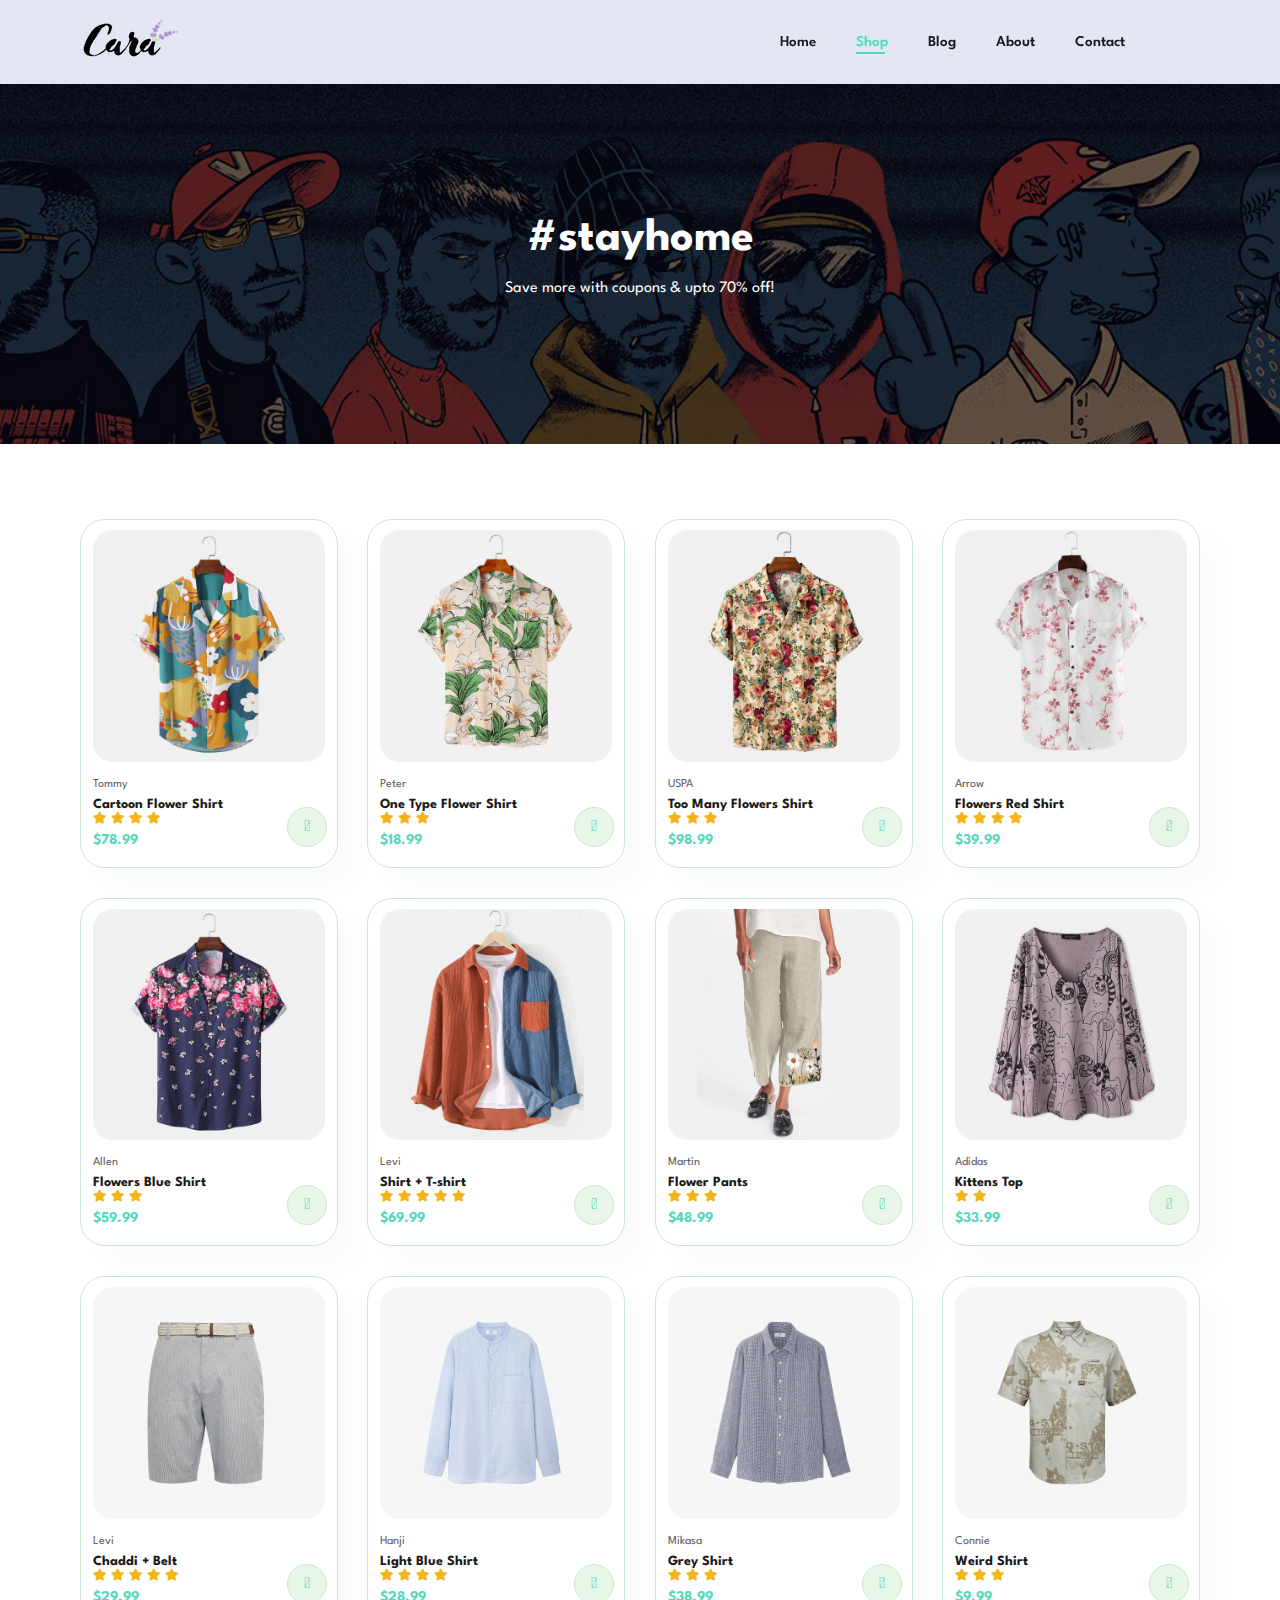
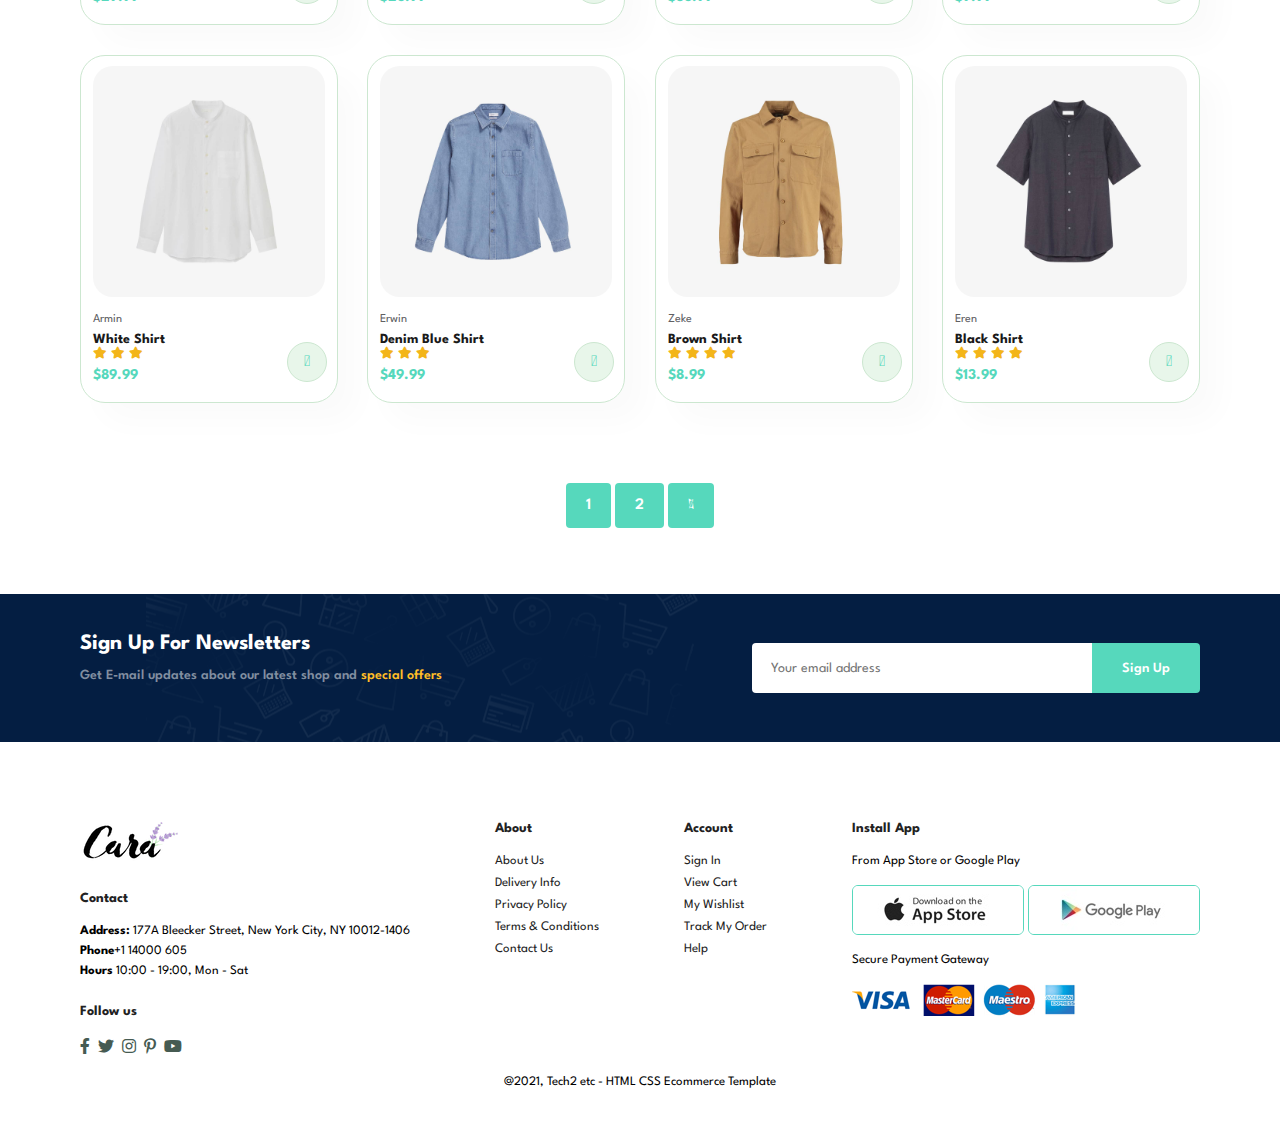
<file: shop.html>
<!DOCTYPE html>
<html lang="en">
<head>
    <meta charset="UTF-8">
    <meta http-equiv="X-UA-Compatible" content="IE=edge">
    <meta name="viewport" content="width=device-width, initial-scale=1.0">
    <title>Cara Clothing</title>
    <link rel="stylesheet" href="https://pro.fontawesome.com/releases/v5.10.0/css/all.css" />
    <link rel="stylesheet" href="style.css">
</head>
<body>
    <section id="header">
        <a href="index.html"><img src="img/logo.png" class="logo" alt=""></a>
        <div>
            <ul id="navbar">
                <li><a href="index.html">Home</a></li>
                <li><a class="active" href="shop.html">Shop</a></li>
                <li><a href="blog.html">Blog</a></li>
                <li><a href="about.html">About</a></li>
                <li><a href="contact.html">Contact</a></li>
                <li id="lg-bag"><a href="cart.html"><i class="far fa-shopping-bag"></i></a></li>
                <a href="#" id="close"><i class="far fa-times"></i></a>
            </ul>
        </div>
        <div id="mobile">
            <a href="cart.html"><i class="far fa-shopping-bag"></i></a>
            <i id="menubar" class="fas fa-outdent"></i>
        </div>
    </section>

    <section id="shop-header">
        <h2>#stayhome</h2>
        <p>Save more with coupons & upto 70% off! </p>
    </section>

    <section id="feat-products" class="section-p1">
        <div class="pro-container">

            <div class="product" onclick="window.location.href='sproduct.html'">
                <img src="img/products/f1.jpg" alt="">
                <div class="desc">
                    <span>Tommy</span>
                    <h5>Cartoon Flower Shirt</h5>
                    <div class="star">
                        <i class="fas fa-star"></i>
                        <i class="fas fa-star"></i>
                        <i class="fas fa-star"></i>
                        <i class="fas fa-star"></i>
                    </div>
                    <h4>$78.99</h4>
                </div>
                <a href="#"><i class="fal fa-shopping-cart cart"></i></a>
            </div>

            <div class="product">
                <img src="img/products/f2.jpg" alt="">
                <div class="desc">
                    <span>Peter</span>
                    <h5>One Type Flower Shirt</h5>
                    <div class="star">
                        <i class="fas fa-star"></i>
                        <i class="fas fa-star"></i>
                        <i class="fas fa-star"></i>
                    </div>
                    <h4>$18.99</h4>
                </div>
                <a href="#"><i class="fal fa-shopping-cart cart"></i></a>
            </div>

            <div class="product">
                <img src="img/products/f3.jpg" alt="">
                <div class="desc">
                    <span>USPA</span>
                    <h5>Too Many Flowers Shirt</h5>
                    <div class="star">
                        <i class="fas fa-star"></i>
                        <i class="fas fa-star"></i>
                        <i class="fas fa-star"></i>
                    </div>
                    <h4>$98.99</h4>
                </div>
                <a href="#"><i class="fal fa-shopping-cart cart"></i></a>
            </div>

            <div class="product">
                <img src="img/products/f4.jpg" alt="">
                <div class="desc">
                    <span>Arrow</span>
                    <h5>Flowers Red Shirt</h5>
                    <div class="star">
                        <i class="fas fa-star"></i>
                        <i class="fas fa-star"></i>
                        <i class="fas fa-star"></i>
                        <i class="fas fa-star"></i>
                    </div>
                    <h4>$39.99</h4>
                </div>
                <a href="#"><i class="fal fa-shopping-cart cart"></i></a>
            </div>

            <div class="product">
                <img src="img/products/f5.jpg" alt="">
                <div class="desc">
                    <span>Allen</span>
                    <h5>Flowers Blue Shirt</h5>
                    <div class="star">
                        <i class="fas fa-star"></i>
                        <i class="fas fa-star"></i>
                        <i class="fas fa-star"></i>
                    </div>
                    <h4>$59.99</h4>
                </div>
                <a href="#"><i class="fal fa-shopping-cart cart"></i></a>
            </div>

            <div class="product">
                <img src="img/products/f6.jpg" alt="">
                <div class="desc">
                    <span>Levi</span>
                    <h5>Shirt + T-shirt</h5>
                    <div class="star">
                        <i class="fas fa-star"></i>
                        <i class="fas fa-star"></i>
                        <i class="fas fa-star"></i>
                        <i class="fas fa-star"></i>
                        <i class="fas fa-star"></i>
                    </div>
                    <h4>$69.99</h4>
                </div>
                <a href="#"><i class="fal fa-shopping-cart cart"></i></a>
            </div>

            <div class="product">
                <img src="img/products/f7.jpg" alt="">
                <div class="desc">
                    <span>Martin</span>
                    <h5>Flower Pants</h5>
                    <div class="star">
                        <i class="fas fa-star"></i>
                        <i class="fas fa-star"></i>
                        <i class="fas fa-star"></i>
                    </div>
                    <h4>$48.99</h4>
                </div>
                <a href="#"><i class="fal fa-shopping-cart cart"></i></a>
            </div>

            <div class="product">
                <img src="img/products/f8.jpg" alt="">
                <div class="desc">
                    <span>Adidas</span>
                    <h5>Kittens Top</h5>
                    <div class="star">
                        <i class="fas fa-star"></i>
                        <i class="fas fa-star"></i>
                    </div>
                    <h4>$33.99</h4>
                </div>
                <a href="#"><i class="fal fa-shopping-cart cart"></i></a>
            </div>

            <div class="product">
                <img src="img/products/n6.jpg" alt="">
                <div class="desc">
                    <span>Levi</span>
                    <h5>Chaddi + Belt</h5>
                    <div class="star">
                        <i class="fas fa-star"></i>
                        <i class="fas fa-star"></i>
                        <i class="fas fa-star"></i>
                        <i class="fas fa-star"></i>
                        <i class="fas fa-star"></i>
                    </div>
                    <h4>$29.99</h4>
                </div>
                <a href="#"><i class="fal fa-shopping-cart cart"></i></a>
            </div>

            <div class="product">
                <img src="img/products/n1.jpg" alt="">
                <div class="desc">
                    <span>Hanji</span>
                    <h5>Light Blue Shirt</h5>
                    <div class="star">
                        <i class="fas fa-star"></i>
                        <i class="fas fa-star"></i>
                        <i class="fas fa-star"></i>
                        <i class="fas fa-star"></i>
                    </div>
                    <h4>$28.99</h4>
                </div>
                <a href="#"><i class="fal fa-shopping-cart cart"></i></a>
            </div>

            <div class="product">
                <img src="img/products/n2.jpg" alt="">
                <div class="desc">
                    <span>Mikasa</span>
                    <h5>Grey Shirt</h5>
                    <div class="star">
                        <i class="fas fa-star"></i>
                        <i class="fas fa-star"></i>
                        <i class="fas fa-star"></i>
                    </div>
                    <h4>$38.99</h4>
                </div>
                <a href="#"><i class="fal fa-shopping-cart cart"></i></a>
            </div>

            <div class="product">
                <img src="img/products/n4.jpg" alt="">
                <div class="desc">
                    <span>Connie</span>
                    <h5>Weird Shirt</h5>
                    <div class="star">
                        <i class="fas fa-star"></i>
                        <i class="fas fa-star"></i>
                        <i class="fas fa-star"></i>
                    </div>
                    <h4>$9.99</h4>
                </div>
                <a href="#"><i class="fal fa-shopping-cart cart"></i></a>
            </div>

            <div class="product">
                <img src="img/products/n3.jpg" alt="">
                <div class="desc">
                    <span>Armin</span>
                    <h5>White Shirt</h5>
                    <div class="star">
                        <i class="fas fa-star"></i>
                        <i class="fas fa-star"></i>
                        <i class="fas fa-star"></i>
                    </div>
                    <h4>$89.99</h4>
                </div>
                <a href="#"><i class="fal fa-shopping-cart cart"></i></a>
            </div>

            <div class="product">
                <img src="img/products/n5.jpg" alt="">
                <div class="desc">
                    <span>Erwin</span>
                    <h5>Denim Blue Shirt</h5>
                    <div class="star">
                        <i class="fas fa-star"></i>
                        <i class="fas fa-star"></i>
                        <i class="fas fa-star"></i>
                    </div>
                    <h4>$49.99</h4>
                </div>
                <a href="#"><i class="fal fa-shopping-cart cart"></i></a>
            </div>

            <div class="product">
                <img src="img/products/n7.jpg" alt="">
                <div class="desc">
                    <span>Zeke</span>
                    <h5>Brown Shirt</h5>
                    <div class="star">
                        <i class="fas fa-star"></i>
                        <i class="fas fa-star"></i>
                        <i class="fas fa-star"></i>
                        <i class="fas fa-star"></i>
                    </div>
                    <h4>$8.99</h4>
                </div>
                <a href="#"><i class="fal fa-shopping-cart cart"></i></a>
            </div>

            <div class="product">
                <img src="img/products/n8.jpg" alt="">
                <div class="desc">
                    <span>Eren</span>
                    <h5>Black Shirt</h5>
                    <div class="star">
                        <i class="fas fa-star"></i>
                        <i class="fas fa-star"></i>
                        <i class="fas fa-star"></i>
                        <i class="fas fa-star"></i>
                    </div>
                    <h4>$13.99</h4>
                </div>
                <a href="#"><i class="fal fa-shopping-cart cart"></i></a>
            </div>

        </div>
    </section>

    <section id="pagination" class="section-p1">
        <a href="#">1</a>
        <a href="#">2</a>
        <a href="#"><i class="fal fa-long-arrow-alt-right"></i></a>
    </section>

    <section id="newsletter" class="section-p1 section-m1">
        <div class="newstext">
            <h4>Sign Up For Newsletters</h4>
            <p>Get E-mail updates about our latest shop and <span>special offers</span></p>
        </div>
        <div class="form">
            <input type="text" placeholder="Your email address">
            <button class="normal">Sign Up</button>
        </div>
    </section>

    <footer class="section-p1">
        <div class="col">
            <img class="logo" src="img/logo.png" alt="">
            <h4>Contact</h4>
            <p><strong>Address: </strong>177A Bleecker Street, New York City, NY 10012-1406</p>
            <p><strong>Phone</strong>+1 14000 605</p>
            <p><strong>Hours</strong> 10:00 - 19:00, Mon - Sat</p>
            <div class="follow">
                <h4>Follow us</h4>
                <div class="icon">
                    <i class="fab fa-facebook-f"></i>
                    <i class="fab fa-twitter"></i>
                    <i class="fab fa-instagram"></i>
                    <i class="fab fa-pinterest-p"></i>
                    <i class="fab fa-youtube"></i>
                </div>
            </div>
        </div>

        <div class="col">
            <h4>About</h4>
            <a href="#">About Us</a>
            <a href="#">Delivery Info</a>
            <a href="#">Privacy Policy</a>
            <a href="#">Terms & Conditions</a>
            <a href="#">Contact Us</a>
        </div>

        <div class="col">
            <h4>Account</h4>
            <a href="#">Sign In</a>
            <a href="#">View Cart</a>
            <a href="#">My Wishlist</a>
            <a href="#">Track My Order</a>
            <a href="#">Help</a>
        </div>

        <div class="col install">
            <h4>Install App</h4>
            <p>From App Store or Google Play</p>
            <div class="row">
                <img src="img/pay/app.jpg" alt="">
                <img src="img/pay/play.jpg" alt="">
            </div>
            <p>Secure Payment Gateway</p>
            <img src="img/pay/pay.png" alt="">
        </div>

        <div class="copyright">
            <p>@2021, Tech2 etc - HTML CSS Ecommerce Template</p>
        </div>
    </footer>
    <script src="script.js"></script>
</body>
</html>
</file>
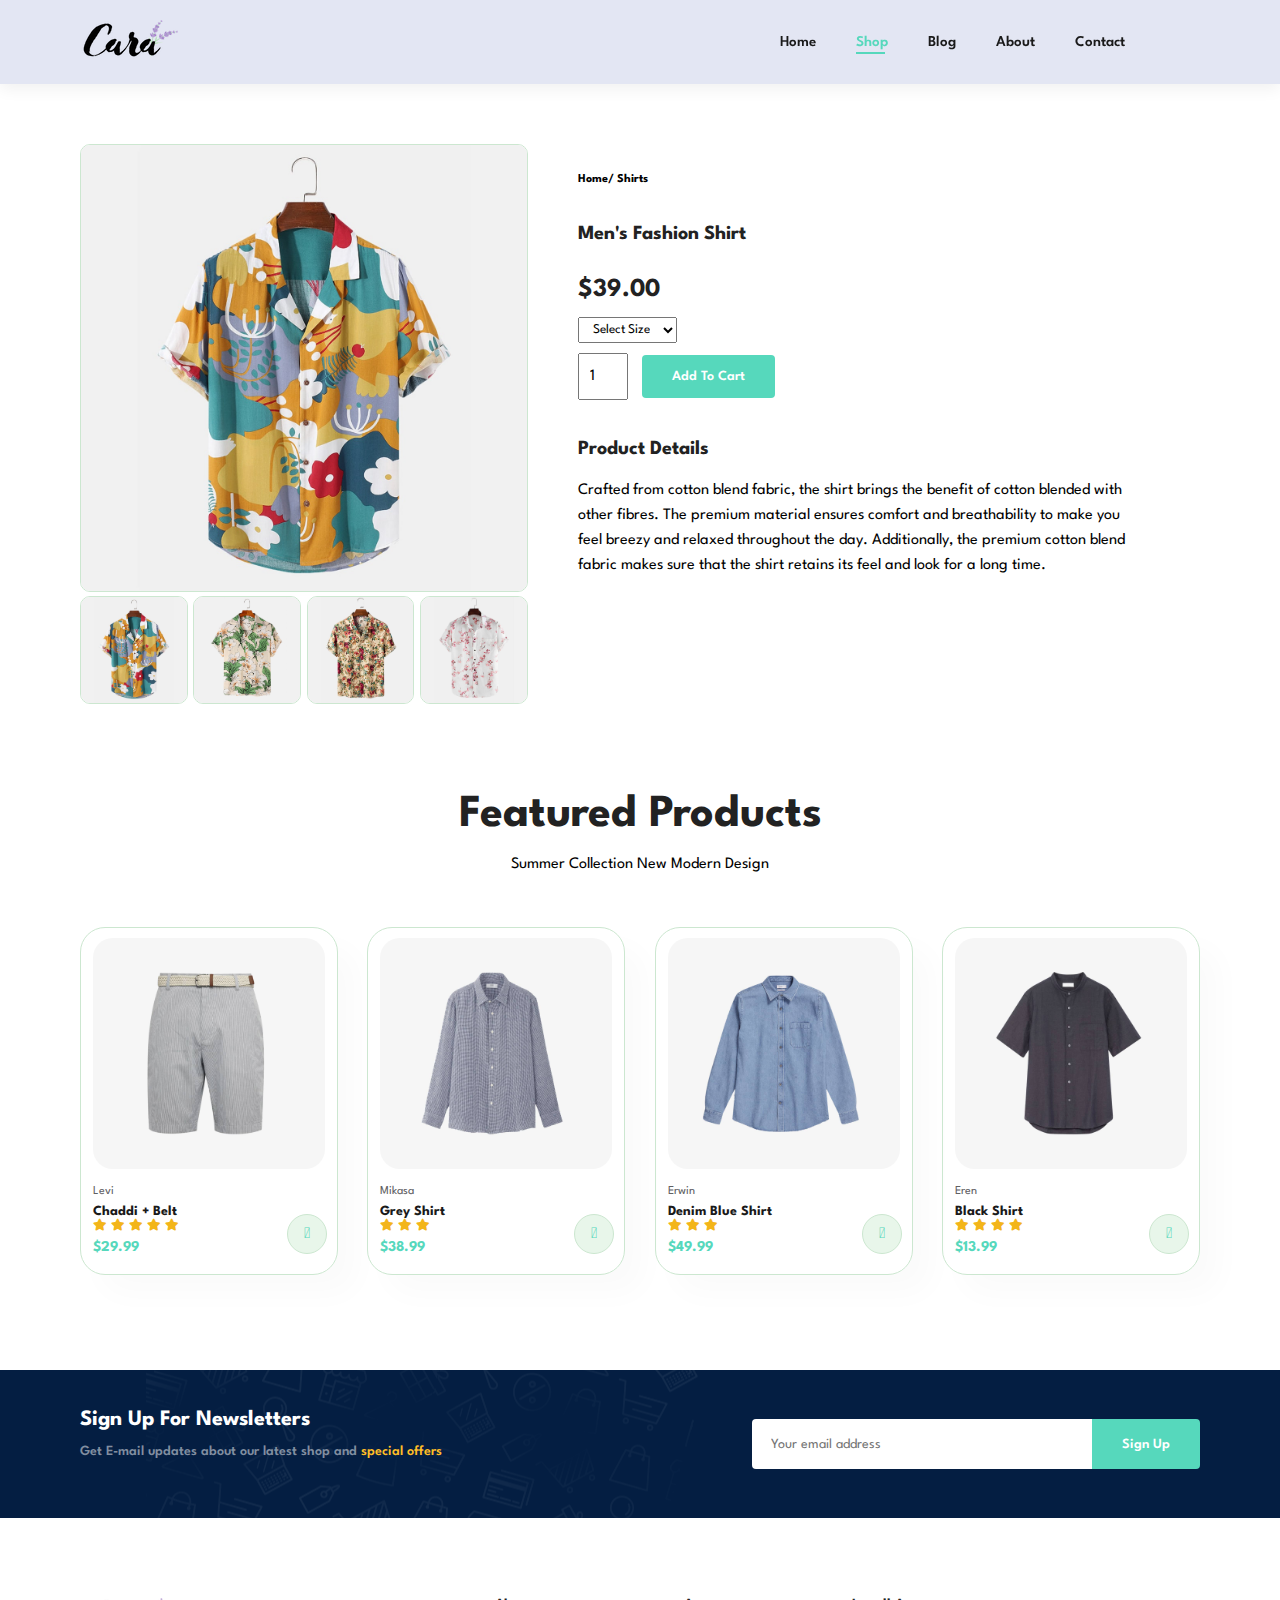
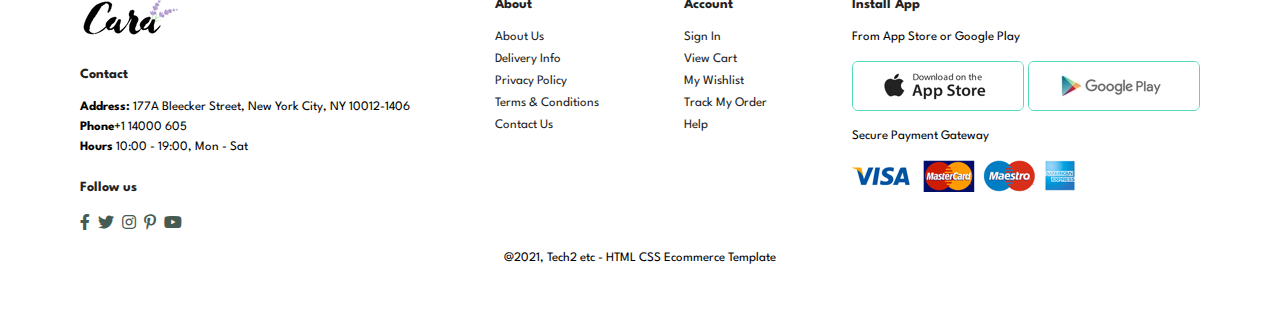
<file: sproduct.html>
<!DOCTYPE html>
<html lang="en">
<head>
    <meta charset="UTF-8">
    <meta http-equiv="X-UA-Compatible" content="IE=edge">
    <meta name="viewport" content="width=device-width, initial-scale=1.0">
    <title>Cara Clothing</title>
    <link rel="stylesheet" href="https://pro.fontawesome.com/releases/v5.10.0/css/all.css" />
    <link rel="stylesheet" href="style.css">
</head>
<body>
    <section id="header">
        <a href="index.html"><img src="img/logo.png" class="logo" alt=""></a>
        <div>
            <ul id="navbar">
                <li><a href="index.html">Home</a></li>
                <li><a class="active" href="shop.html">Shop</a></li>
                <li><a href="blog.html">Blog</a></li>
                <li><a href="about.html">About</a></li>
                <li><a href="contact.html">Contact</a></li>
                <li id="lg-bag"><a href="cart.html"><i class="far fa-shopping-bag"></i></a></li>
                <a href="#" id="close"><i class="far fa-times"></i></a>
            </ul>
        </div>
        <div id="mobile">
            <a href="cart.html"><i class="far fa-shopping-bag"></i></a>
            <i id="menubar" class="fas fa-outdent"></i>
        </div>
    </section>

    <section id="prodetails" class="section-p1">
        <div class="single-pro-img">
            <img src="img/products/f1.jpg" width="100%" id="MainImg" alt="">
            
            <div class="small-img-group">
                <div class="small-img-col">
                    <img src="img/products/f1.jpg" width="100%" class="small-img" alt="">
                </div>

                <div class="small-img-col">
                    <img src="img/products/f2.jpg" width="100%" class="small-img" alt="">
                </div>

                <div class="small-img-col">
                    <img src="img/products/f3.jpg" width="100%" class="small-img" alt="">
                </div>

                <div class="small-img-col">
                    <img src="img/products/f4.jpg" width="100%" class="small-img" alt="">
                </div>
            </div>
        </div>

        <div class="single-pro-details">
            <h6>Home/ Shirts</h6>
            <h4>Men's Fashion Shirt</h4>
            <h2>$39.00</h2>
            <select>
                <option>Select Size</option>
                <option>XL</option>
                <option>XXL</option>
                <option>Small</option>
                <option>Large</option>
            </select>
            <input type="number" value="1">
            <button class="normal">Add To Cart</button>
            <h4>Product Details</h4>
            <span>Crafted from cotton blend fabric, the shirt brings the benefit of cotton 
                blended with other fibres. The premium material ensures comfort and 
                breathability to make you feel breezy and relaxed throughout the day.
                Additionally, the premium cotton blend fabric makes sure that the shirt 
                retains its feel and look for a long time.</span>
        </div>
    </section>

    <section id="feat-products" class="section-p1">
        <h2>Featured Products</h2>
        <p>Summer Collection New Modern Design</p>
        <div class="pro-container">

            <div class="product">
                <img src="img/products/n6.jpg" alt="">
                <div class="desc">
                    <span>Levi</span>
                    <h5>Chaddi + Belt</h5>
                    <div class="star">
                        <i class="fas fa-star"></i>
                        <i class="fas fa-star"></i>
                        <i class="fas fa-star"></i>
                        <i class="fas fa-star"></i>
                        <i class="fas fa-star"></i>
                    </div>
                    <h4>$29.99</h4>
                </div>
                <a href="#"><i class="fal fa-shopping-cart cart"></i></a>
            </div>

            <div class="product">
                <img src="img/products/n2.jpg" alt="">
                <div class="desc">
                    <span>Mikasa</span>
                    <h5>Grey Shirt</h5>
                    <div class="star">
                        <i class="fas fa-star"></i>
                        <i class="fas fa-star"></i>
                        <i class="fas fa-star"></i>
                    </div>
                    <h4>$38.99</h4>
                </div>
                <a href="#"><i class="fal fa-shopping-cart cart"></i></a>
            </div>

            <div class="product">
                <img src="img/products/n5.jpg" alt="">
                <div class="desc">
                    <span>Erwin</span>
                    <h5>Denim Blue Shirt</h5>
                    <div class="star">
                        <i class="fas fa-star"></i>
                        <i class="fas fa-star"></i>
                        <i class="fas fa-star"></i>
                    </div>
                    <h4>$49.99</h4>
                </div>
                <a href="#"><i class="fal fa-shopping-cart cart"></i></a>
            </div>

            <div class="product">
                <img src="img/products/n8.jpg" alt="">
                <div class="desc">
                    <span>Eren</span>
                    <h5>Black Shirt</h5>
                    <div class="star">
                        <i class="fas fa-star"></i>
                        <i class="fas fa-star"></i>
                        <i class="fas fa-star"></i>
                        <i class="fas fa-star"></i>
                    </div>
                    <h4>$13.99</h4>
                </div>
                <a href="#"><i class="fal fa-shopping-cart cart"></i></a>
            </div>

        </div>
    </section>

    <section id="newsletter" class="section-p1 section-m1">
        <div class="newstext">
            <h4>Sign Up For Newsletters</h4>
            <p>Get E-mail updates about our latest shop and <span>special offers</span></p>
        </div>
        <div class="form">
            <input type="text" placeholder="Your email address">
            <button class="normal">Sign Up</button>
        </div>
    </section>

    <footer class="section-p1">
        <div class="col">
            <img class="logo" src="img/logo.png" alt="">
            <h4>Contact</h4>
            <p><strong>Address: </strong>177A Bleecker Street, New York City, NY 10012-1406</p>
            <p><strong>Phone</strong>+1 14000 605</p>
            <p><strong>Hours</strong> 10:00 - 19:00, Mon - Sat</p>
            <div class="follow">
                <h4>Follow us</h4>
                <div class="icon">
                    <i class="fab fa-facebook-f"></i>
                    <i class="fab fa-twitter"></i>
                    <i class="fab fa-instagram"></i>
                    <i class="fab fa-pinterest-p"></i>
                    <i class="fab fa-youtube"></i>
                </div>
            </div>
        </div>

        <div class="col">
            <h4>About</h4>
            <a href="#">About Us</a>
            <a href="#">Delivery Info</a>
            <a href="#">Privacy Policy</a>
            <a href="#">Terms & Conditions</a>
            <a href="#">Contact Us</a>
        </div>

        <div class="col">
            <h4>Account</h4>
            <a href="#">Sign In</a>
            <a href="#">View Cart</a>
            <a href="#">My Wishlist</a>
            <a href="#">Track My Order</a>
            <a href="#">Help</a>
        </div>

        <div class="col install">
            <h4>Install App</h4>
            <p>From App Store or Google Play</p>
            <div class="row">
                <img src="img/pay/app.jpg" alt="">
                <img src="img/pay/play.jpg" alt="">
            </div>
            <p>Secure Payment Gateway</p>
            <img src="img/pay/pay.png" alt="">
        </div>

        <div class="copyright">
            <p>@2021, Tech2 etc - HTML CSS Ecommerce Template</p>
        </div>
    </footer>

    <script>
        var MainImg = document.getElementById("MainImg");
        var smallImg = document.getElementsByClassName("small-img");

        smallImg[0].onclick = function(){
            MainImg.src = smallImg[0].src;
        }
        smallImg[1].onclick = function(){
            MainImg.src = smallImg[1].src;
        }
        smallImg[2].onclick = function(){
            MainImg.src = smallImg[2].src;
        }
        smallImg[3].onclick = function(){
            MainImg.src = smallImg[3].src;
        }
    </script>
    <script src="script.js"></script>
</body>
</html>
</file>
<file: style.css>
@import url("https://fonts.googleapis.com/css2?family=Spartan:wght@100;200;300;400;500;600;700;800;900&display=swap");
* {
  margin: 0;
  padding: 0;
  box-sizing: border-box;
  font-family: "Spartan", sans-serif;
}

html {
  scroll-behavior: smooth;
}

/* Global Styles */

h1 {
  font-size: 50px;
  line-height: 64px;
  color: #222;
}

h2 {
  font-size: 46px;
  line-height: 54px;
  color: #222;
}

h4 {
  font-size: 20px;
  color: #222;
}

h6 {
  font-weight: 700;
  font-size: 12px;
}

p {
  font-size: 16px;
  color: #465b52;
  margin: 15px 0 20px 0;
}

.section-p1 {
  padding: 40px 80px;
}

.section-m1 {
  margin: 40px 0;
}

button.normal {
  font-size: 14px;
  font-weight: 600;
  padding: 15px 30px;
  color: #000;
  background-color: #fff;
  border-radius: 4px;
  cursor: pointer;
  border: none;
  outline: none;
  transition: 0.2s;
}

button.white {
  font-size: 13px;
  font-weight: 600;
  padding: 11px 18px;
  color: #fff;
  background-color: transparent;
  cursor: pointer;
  border: 1px solid #fff;
  outline: none;
  transition: 0.2s;
}

body {
  width: 100%;
}

#mobile {
  display: none;
  align-items: center;
}

#close {
  display: none;
}

/* Header */

#header {
  display: flex;
  align-items: center;
  justify-content: space-between;
  padding: 20px 80px;
  /* padding: lr tb; */
  background: #E3E6F3;
  box-shadow: 0 5px 15px rgba(0, 0, 0, 0.06);
  /* box-shadow: x y radius rgba(red, green, blue, alpha); */
  z-index: 999;
  position: sticky;
  top: 0;
  left: 0;

}

#navbar {
  display: flex;
  align-items: center;
  justify-content: center;

}

#navbar li{
  list-style: none;
  padding: 0 20px;
  position: relative;
}

#navbar li a{
  text-decoration: none;
  font-size: 15px;
  font-weight: 600;
  color: #1a1a1a;
  transition: 0.3s ease;
}

#navbar li a:hover,
#navbar li a.active{
  color: #56d8bc;
  /* color: #088178; */
}

#navbar li a.active::after,
#navbar li a:hover::after{
  content: "";
  width: 40%;
  height: 2px;
  background: #56d8bc;
  /* background: #088178; */
  position: absolute;
  bottom: -4px;
  left: 20px;
}

/* Home Page */

#hero {
  background-image: url(img/hero4.png);
  height: 90vh;
  width: 100%;
  background-size: cover;
  background-position: top 25% right 0%;
  padding: 0 80px;
  display: flex;
  flex-direction: column;
  align-items: flex-start;
  justify-content: center;
}

#hero h4{
  padding-bottom: 15px;
}

#hero h1{
  color: #56d8bc;
}

#hero p{
  color: #556461;
}

#hero button{
  background-image: url(img/button.png);
  background-color: transparent;
  color: #56d8bc;
  border: 0;
  /* padding: t l b r; */
  /* padding: 20px 100px 16px 65px; */
  padding: 14px 80px 10px 65px;
  font-size: 15px;
  font-weight: 600;
  background-repeat: no-repeat;
  cursor: pointer;
}

#feature {
  display: flex;
  align-items: center;
  justify-content: space-evenly;
  flex-wrap: wrap;
  padding-left: 5px;
  padding-right: 5px;
}

#feature .fe-box {
  width: 180px;
  text-align: center;
  padding: 25px 15px;
  box-shadow: 20px 20px 34px rgba(0, 0, 0, 0.03);
  border: 1px solid #cce7d0;
  border-radius: 4px;
  margin: 15px 0;
}

#feature .fe-box:hover {
  box-shadow: 10px 10px 54px rgba(70, 62, 221, 0.1);
}

#feature .fe-box img {
  width: 100%;
  margin-bottom: 10px;
}

#feature .fe-box h6 {
  display: inline-block;
  padding: 9px 8px 6px 8px;
  line-height: 1;
  border-radius: 4px;
  color: #088178;
  background-color: #fddde4;
}

#feature .fe-box:nth-child(2) h6 {
  background-color: #cdebbc;
}

#feature .fe-box:nth-child(3) h6 {
  background-color: #d1e8f2;
}

#feature .fe-box:nth-child(4) h6 {
  background-color: #cdd4f8;
}

#feature .fe-box:nth-child(5) h6 {
  background-color: #f6dbf6;
}

#feature .fe-box:nth-child(6) h6 {
  background-color: #fff2e5;
}

#feat-products {
  text-align: center;
}

#feat-products p{
  color: #000;
}

#feat-products .pro-container {
  display: flex;
  justify-content: space-between;
  padding-top: 20px;
  flex-wrap: wrap;
}

#feat-products .product {
  width: 23%;
  min-width: 250px;
  padding: 10px 12px;
  border: 1px solid #cce7d0;
  border-radius: 25px;
  cursor: pointer;
  box-shadow: 20px 20px 30px rgba(0, 0, 0, 0.02);
  margin: 15px 0;
  transition: 0.2 ease;
  position: relative;
}

#feat-products .product:hover {
  box-shadow: 20px 20px 30px rgba(0, 0, 0, 0.06);
}

#feat-products .product img {
  width: 100%;
  border-radius: 20px;
}

#feat-products .product .desc {
  text-align: start;
  padding: 10px 0;
}

#feat-products .product .desc span {
  color: #606063;
  font-size: 12px;
}

#feat-products .product .desc h5 {
  padding-top: 7px;
  color: #1a1a1a;
  font-size: 14px;
}

#feat-products .product .desc i {
  font-size: 12px;
  color: rgb(243, 181, 25);
}

#feat-products .product .desc h4 {
  padding-top: 7px;
  font-size: 15px;
  font-weight: 700;
  color: #56d8bc;
}

#feat-products .product .cart {
  width: 40px;
  height: 40px;
  line-height: 40px;
  border-radius: 50px;
  background-color: #e8f6ea;
  font-weight: 500;
  color: #56d8bc;
  border: 1px solid #cce7d0;
  position: absolute;
  bottom: 20px;
  right: 10px;
}

#banner {
  display: flex;
  flex-direction: column;
  justify-content: center;
  align-items: center;
  text-align: center;
  background-image: url(img/banner/b2.jpg);
  width: 100%;
  height: 40vh;
  background-size: cover;
  background-position: center;
}

#banner h4 {
  color: #ffff;
  font-size: 16px;
}

#banner h2 {
  color: #ffff;
  font-size: 30px;
  padding: 10px 0;
}

#banner h2 span{
  color: #d41414;
  font-size: 30px;
  padding: 10px 0;
}

#banner button:hover {
  background-color:#56d8bc;
  color: #fff;
}

#off-banners {
  display: flex;
  justify-content: space-between;
  flex-wrap: wrap;
}

#off-banners .banner-deals {
  display: flex;
  flex-direction: column;
  justify-content: center;
  align-items: flex-start;
  background-image: url(img/banner/b17.jpg);
  min-width: 540px;
  height: 50vh;
  background-size: cover;
  background-position: center;
  padding: 30px;
}

#off-banners .banner-seasonals {
  background-image: url(img/banner/b10.jpg);
}


#off-banners h4 {
  color: #fff;
  font-size: 20px;
  font-weight:300;
}

#off-banners h2 {
  color: #fff;
  font-size: 28px;
  font-weight: 800;
}

#off-banners span {
  color: #fff;
  font-size: 14px;
  font-weight: 500;
  padding-bottom: 15px;
}

#off-banners .banner-deals:hover button{
  background: #56d8bc;
  border: 1px solid #56d8bc;
  /* background: #088178;
  border: 1px solid #088178;*/
}

#off-banners2 {
  display: flex;
  justify-content: space-between;
  flex-wrap: wrap;
  padding: 0 80px;
}

#off-banners2 .banner-deals {
  display: flex;
  flex-direction: column;
  justify-content: center;
  align-items: flex-start;
  background-image: url(img/banner/b7.jpg);
  min-width: 30%;
  height: 30vh;
  background-size: cover;
  background-position: center;
  padding: 20px;
  margin-bottom: 20px;
}

#off-banners2 .banner-footwear {
  background-image: url(img/banner/b4.jpg);
}

#off-banners2 .banner-tshirts {
  background-image: url(img/banner/b18.jpg);
}

#off-banners2 h2 {
  color: #fff;
  font-weight: 900;
  font-size: 22px;
}

#off-banners2 h3 {
  color: #d41414;
  font-weight: 800;
  font-size: 15px;
}

#newsletter {
  display: flex;
  justify-content: space-between;
  flex-wrap: wrap;
  align-items: center;
  background-image: url(img/banner/b14.png);
  background-repeat: no-repeat;
  background-position: 20% 30%;
  background-color: #041e42;
}

#newsletter h4 {
  font-size: 22px;
  font-weight: 700;
  color: #fff;
}

#newsletter p {
  font-size: 14px;
  font-weight: 600;
  color: #818ea0;
}

#newsletter p span {
  color: #ffbd27;
}

#newsletter .form {
  display: flex;
  width: 40%;
}

#newsletter input {
  height: 3.125rem;
  padding: 0 1.25em;
  font-size: 14px;
  width: 100%;
  border: 1px solid transparent;
  border-radius: 4px;
  outline: none;
  border-top-right-radius: 0;
  border-bottom-right-radius: 0;
}

#newsletter button {
  background-color: #56d8bc;
  color: #fff;
  white-space: nowrap;
  border-top-left-radius: 0;
  border-bottom-left-radius: 0;
}

footer{
  display: flex;
  flex-wrap: wrap;
  justify-content: space-between;
}

footer .col {
  display: flex;
  flex-direction: column;
  align-items: flex-start;
  margin-bottom: 20px;
}

footer .logo {
  margin-bottom: 30px;
}

footer h4 {
  font-size: 14px;
  padding-bottom: 20px;
}

footer p {
  font-size: 13px;
  margin: 0 0 8px 0;
  color: #000;
}

footer a {
  font-size: 13px;
  text-decoration: none;
  color: #222;
  margin-bottom: 10px;
}

footer .follow {
  margin-top: 20px;
}

footer .follow i {
  color: #465b52;
  padding-right: 4px;
  cursor: pointer;
}

footer .install .row img {
  border: 1px solid #56d8bc;
  border-radius: 6px;
}

footer .install img {
  margin: 10px 0 15px 0;
}

footer .follow i:hover,
footer a:hover {
  color: #56d8bc;
}

footer .copyright {
  width: 100%;
  text-align: center;
}


/* Shop Page */
#shop-header{
  background-image: url(img/banner/b1.jpg);
  background-position: 50%;
  width: 100%;
  height: 40vh;
  background-size: cover;
  display: flex;
  justify-content: center;
  text-align: center;
  flex-direction: column;
  padding: 14px;
}

#shop-header h2, p{
  color: #fff;
}

#pagination{
  text-align: center;
}

#pagination a{
  text-decoration: none;
  background-color: #56d8bc;
  padding: 15px 20px;
  border-radius: 4px;
  color: #fff;
  font-weight: 600;
}

#pagination a i{
  font-size: 16px;
  font-weight: 600;
}

/* Single Product */
#prodetails{
  display: flex;
  margin-top: 20px;
}

#prodetails .single-pro-img{
  width: 40%;
  margin-right: 50px;
}

#prodetails .single-pro-img img{
  border: 1px solid #cce7d0;
  border-radius: 10px;
}

.small-img-group{
  display: flex;
  justify-content: space-between;
}

.small-img-col{
  flex-basis: 24%;
  cursor: pointer;
}

#prodetails .single-pro-details{
  width: 50%;
  padding-top: 30px;
}

#prodetails .single-pro-details h4{
  padding: 40px 0 20px 0;
}

#prodetails .single-pro-details h2{
  font-size: 26px;
}

#prodetails .single-pro-details select{
  display: block;
  padding: 5px 10px;
  margin-bottom: 10px;
}

#prodetails .single-pro-details input{
  width: 50px;
  height: 47px;
  padding-left: 10px;
  font-size: 16px;
  margin-right: 10px;
}

#prodetails .single-pro-details button{
  background: #56d8bc;
  color: #fff;
}

#prodetails .single-pro-details span{
  line-height: 25px;
}

/* Blog Page */
#shop-header.blog-header{
  background-image: url("img/banner/b19.jpg");
}

#blog{
  padding: 150px 150px 0 150px;
}

#blog .blog-box{
  display: flex;
  align-items: center;
  width: 100%;
  position: relative;
  padding-bottom: 90px;
}

#blog .blog-img{
  width: 50%;
  margin-right: 40px;
}

#blog img{
  width: 100%;
  height: 300px;
  object-fit: cover;
}

#blog .blog-details{
  width: 50%;
}

#blog .blog-details p{
  color: #818ea0;
}

#blog .blog-details a{
  text-decoration: none;
  font-size: 11px;
  color: #000;
  font-weight: 700;
  position: relative;
  transition: 0.3s;
}

#blog .blog-details a::after{
  content: "";
  width: 50px;
  height: 1px;
  background-color: #000;
  position: absolute;
  top: 4px;
  right: -60px;
}

#blog .blog-details a:hover{
  color: #56d8bc;
}

#blog .blog-details a:hover::after{
  background-color: #56d8bc;
}

#blog .blog-box h1{
  position: absolute;
  top: -47px;
  left: 0;
  font-size: 70px;
  font-weight: 700;
  color: #c9cbce;
  z-index: -9;
}

/* About Page */
#shop-header.about-header{
  background-image: url("img/about/banner.png");
}

#about-head{
  display: flex;
  align-items: center;
}

#about-head img{
  width: 50%;
  height: auto;
}

#about-head div{
  padding-left: 40px;
}

#about-head p{
  color: #000;
}

#about-app {
  text-align: center;
}

#about-app .video{
  width: 70%;
  height: 100%;
  margin: 30px auto 0 auto;
}

#about-app .video video{
  width: 100%;
  height: 100%;
  border-radius: 20px;
}

/* Contact Page */
#contact-details{
  display: flex;
  align-items: center;
  justify-content: space-between;
}

#contact-details .details{
  width: 40%;
}

#contact-details .details span,
#form-details form span{
  font-size: 12px;
}

#contact-details .details h2
#form-details form h2{
  font-size: 26px;
  line-height: 35px;
  padding: 20px 0;
}

#contact-details .details h3{
  font-size: 26px;
  padding-bottom: 15px;
}

#contact-details .details li{
  list-style: none;
  display: flex;
  padding: 10px 0;
}

#contact-details .details li i{
  font-size: 14px;
  padding-right: 22px;
}

#contact-details .details li p{
    color: #606063;
    margin: 0;
    font-size: 14px;
}

#contact-details .map iframe{
  width: 100%;
  height: 400px;
}

#form-details{
  display: flex;
  justify-content: space-between;
  margin: 30px;
  padding: 80px;
  border: 1px solid #e1e1e1;
}

#form-details form{
  width: 65%;
  display: flex;
  flex-direction: column;
  align-items: flex-start;
}

#form-details form input,
#form-details form textarea{
  width: 65%;
  padding: 12px 15px;
  outline: none;
  margin-bottom: 20px;
  border: 1px solid #e1e1e1;
}

#form-details form button{
  background-color: #56d8bc;
  color: #fff;
}

#form-details .people div img{
  width: 65px;
  height: 65px;
  object-fit: cover;
  margin-right: 15px;
}

#form-details .people div{
  padding-bottom: 25px;
  display: flex;
  align-items: flex-start;
}

#form-details .people div p{
  color: #606063;
  margin: 0;
  font-size: 13px;
  line-height: 25px;
}

#form-details .people div span{
  display: block;
  font-size: 16px;
  font-weight: 600;
  color: #000;
}

/* Cart Page */
#cart{
  overflow-x: auto;
}
#cart table{
  width: 100%;
  border-collapse: collapse;
  table-layout: fixed;
  white-space: nowrap;
}

#cart table img{
  width: 70px;
}

#cart table td:nth-child(1){
  width: 100px;
  text-align: center;
}

#cart table td:nth-child(2){
  width: 150px;
  text-align: center;
}

#cart table td:nth-child(3){
  width: 250px;
  text-align: center;
}

#cart table td:nth-child(4),
#cart table td:nth-child(5),
#cart table td:nth-child(6){
  width: 150px;
  text-align: center;
}

#cart table td:nth-child(5) input{
  width: 70px;
  padding: 10px 5px 10px 15px;
}

#cart table thead{
  border: 1px solid #e2e9e1;
  border-left: none;
  border-right: none;
}

#cart table thead td{
  font-weight: 700;
  text-transform: uppercase;
  font-size: 13px;
  padding: 18px 0;
}

#cart table tbody tr td{
  padding-top: 15px;
}

#cart table tbody td{
  font-size: 13px;
}

#cart-add{
  display: flex;
  flex-wrap: wrap;
  justify-content: space-between;
}

#coupon{
  width: 50%;
  margin-bottom: 30px;
}

#coupon h3,
#subtotal h3{
  padding-bottom: 15px;
}

#coupon input{
  padding: 10px 20px;
  outline: none;
  width: 60%;
  margin-right: 10px;
  border: 1px solid #e2e9e1;
}

#coupon button,
#subtotal button{
  background-color: #56d8bc;
  color: #fff;
  padding: 12px 20px;
}

#subtotal{
  width: 50%;
  margin-bottom: 30px;
  border: 1px solid #e2e9e1;
  padding: 30px;
}

#subtotal table{
  border-collapse: collapse;
  width: 100%;
  margin-bottom: 20px;
}

#subtotal table td{
  width: 50%;
  border: 1px solid #e2e9e1;
  padding: 10px;
  font-size: 13px;
}



/* Start Media Query */
@media (max-width: 799px) {
  .section-p1 {
    padding: 40px 40px;
  }

  #navbar {
    display: flex;
    flex-direction: column;
    align-items: flex-start;
    justify-content: flex-start;
    position: fixed;
    top: 0;
    right: -300px;
    height: 100vh;
    width: 300px;
    background-color: #E3E6F3;
    box-shadow: 0 40px 60px rgba(0, 0, 0, 0.1);
    padding: 80px 0 0 10px;
    transition: 0.3s;
  }

  #navbar.active {
    right: 0px;
  }

  #navbar li {
    margin-bottom: 25px;
  }

  #mobile {
    display: flex;
    align-items: center;
  }

  #mobile i{
    color: #1a1a1a;
    font-size: 24px;
    padding-left: 20px;
  }

  #close {
    display: initial;
    position: absolute;
    top: 30px;
    left: 30px;
    color: #222;
    font-size: 24px;
  }

  #lg-bag {
    display: none;
  }

  #hero {
    height: 70vh;
    padding: 0 80px;
    background-position: top 30% right 30%;
  }

  #feature {
    justify-content: center;
  }

  #feature .fe-box {
    margin: 15px 15px;
  }

  #feat-products .pro-container {
    justify-content: center;
  }

  #feat-products .product {
    margin: 15px;
  }

  #banner {
    height: 20vh;
  }

  #off-banners .banner-deals {
    min-width: 100%;
    height: 30vh;
  }

  #off-banners .banner-seasonals {
    margin-top: 20px;
  }

  #off-banners2 {
    padding: 0 40px;
  }

  #off-banners2 .banner-deals {
    width: 100%;
  }

  #newsletter .form {
    width: 70%;
}

  /* Contact Page */
  #form-details{
    padding: 40px;
  }

  #form-details form{
    width: 50%;
  }
}

@media (max-width:477px) {
  .section-p1 {
    padding: 20px;
  }

  #header {
    padding: 10px 30px;
  }

  h1 {
    font-size: 38px;
  }

  h2 {
    font-size: 32px;
  }

  #hero {
    padding: 0 33px;
    background-position: 66%;
  }

  #feature {
    justify-content: space-evenly;
  }
  #feature .fe-box {
    width: 155px;
    margin: 0 0 15px 0;
  }

  #feat-products .product {
    width: 100%;
  }

  #banner {
    height: 40vh;
  }

  #off-banners .banner-deals {
    height: 40vh;
    background-position: 56%;
  }

  #off-banners .banner-seasonals {
    margin-top: 20px;
  }

  #off-banners2 {
    padding: 0 20px;
  }

  #newsletter {
    padding: 40px 20px;
  }

  #newsletter .form {
    width: 100%;
  }

    /* Single Product */
    #prodetails{
      display: flex;
      flex-direction: column;
    }
  
    #prodetails .single-pro-img{
      width: 100%;
      margin-right: 0px;
    }
    #prodetails .single-pro-details {
      width: 100%;
    }

    /* Blog Page */
    #blog{
      padding: 100px 20px 0 20px;
    }

    #blog .blog-box{
      display: flex;
      flex-direction: column;
      align-items: flex-start;
    }

    #blog .blog-img {
      width: 100%;
      margin-right: 0px;
      margin-bottom: 30px;
    }

    #blog .blog-details {
      width: 100%;
    }

    /* About Page */
    #about-head {
      flex-direction: column;

    }

    #about-head img{
      width: 100%;
      margin-bottom: 20px;
    }

    #about-head div {
      padding-left: 0px;
    }

    #about-app .video {
      width: 100%;
    }
    
    /* Contact Page */
    #contact-details {
      flex-direction: column;
    }

    #contact-details .details{
      width: 100%;
      margin-bottom: 30px;
    }

    #contact-details .map{
      width: 100%;
    }

    #form-details{
      margin: 10px;
      padding: 30px 10px;
      flex-wrap: wrap;
    }

    #form-details form{
      width: 100%;
      margin-bottom: 30px;
    }

    /* Cart Page */
    #cart-add{
      flex-direction: column;
    }

    #coupon{
      width: 100%;
    }

    #subtotal{
      width: 100%;
      padding: 20px;
    }
}
</file>
